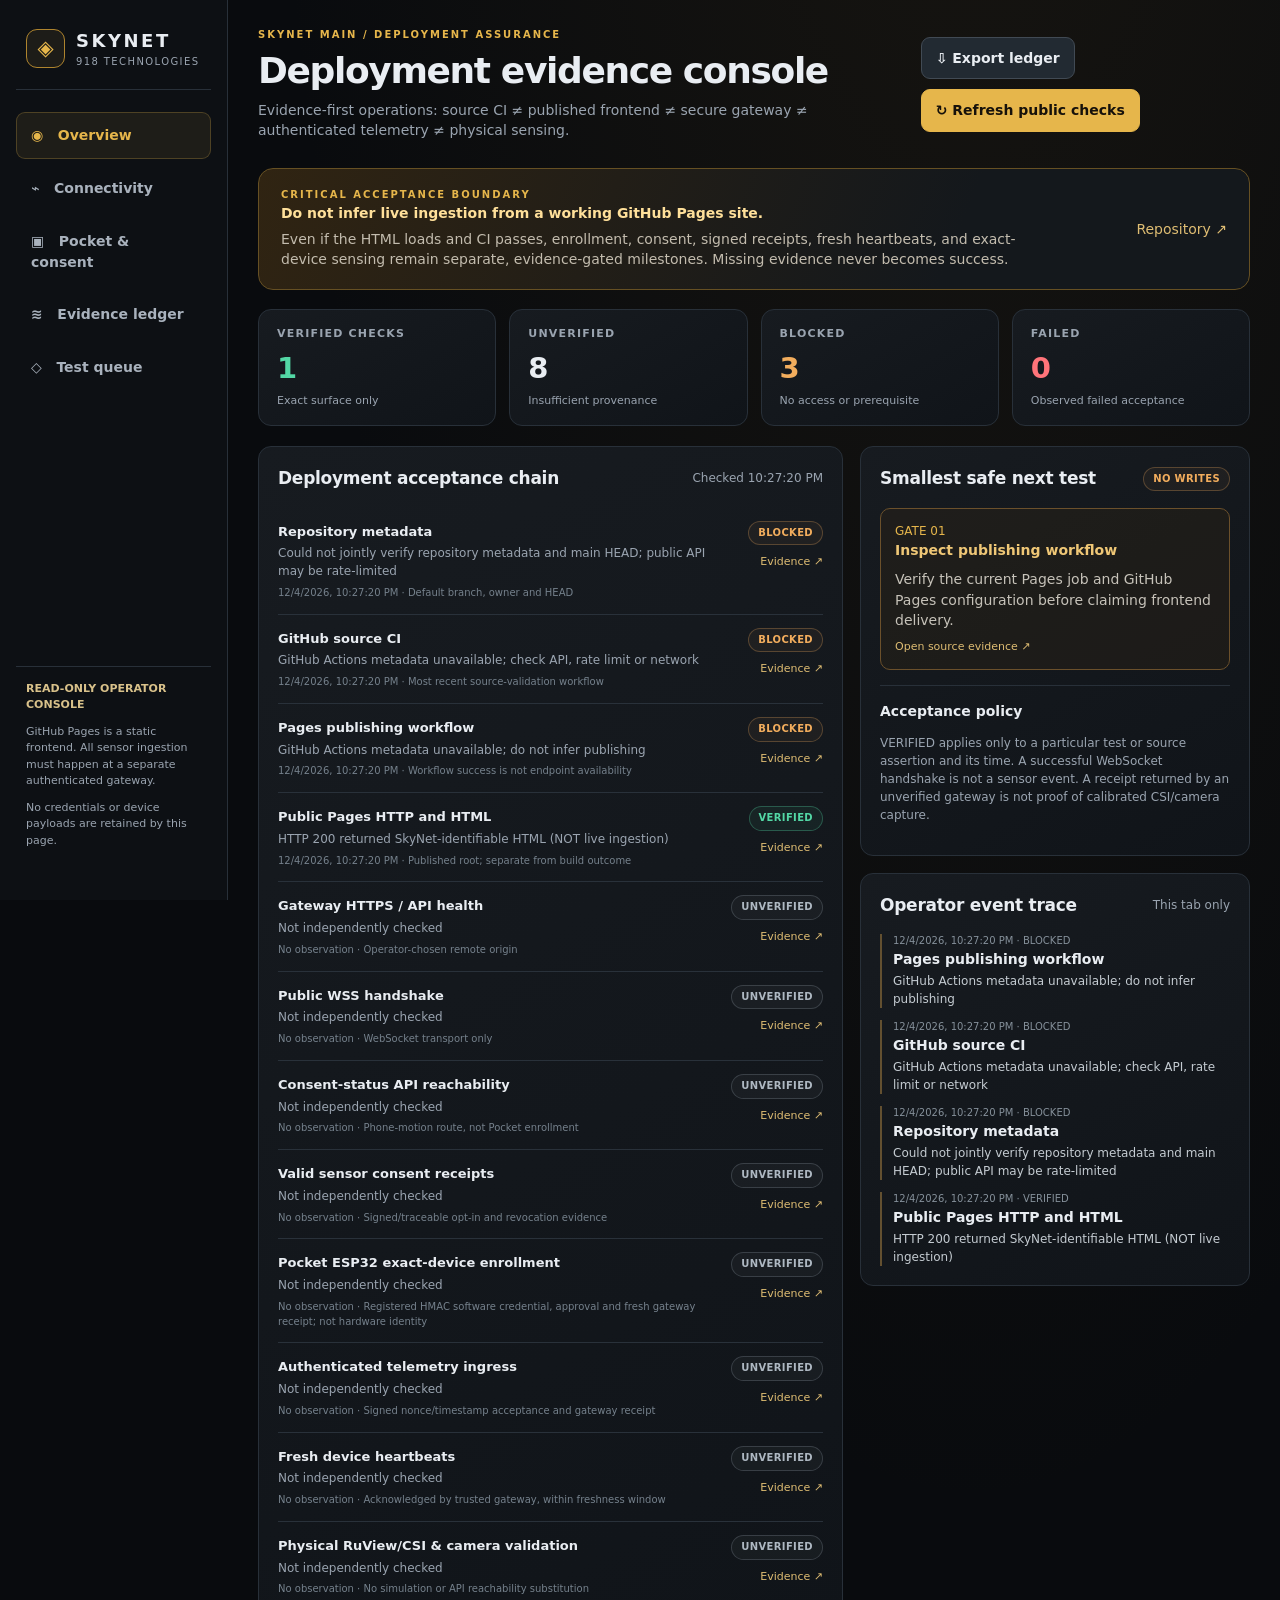
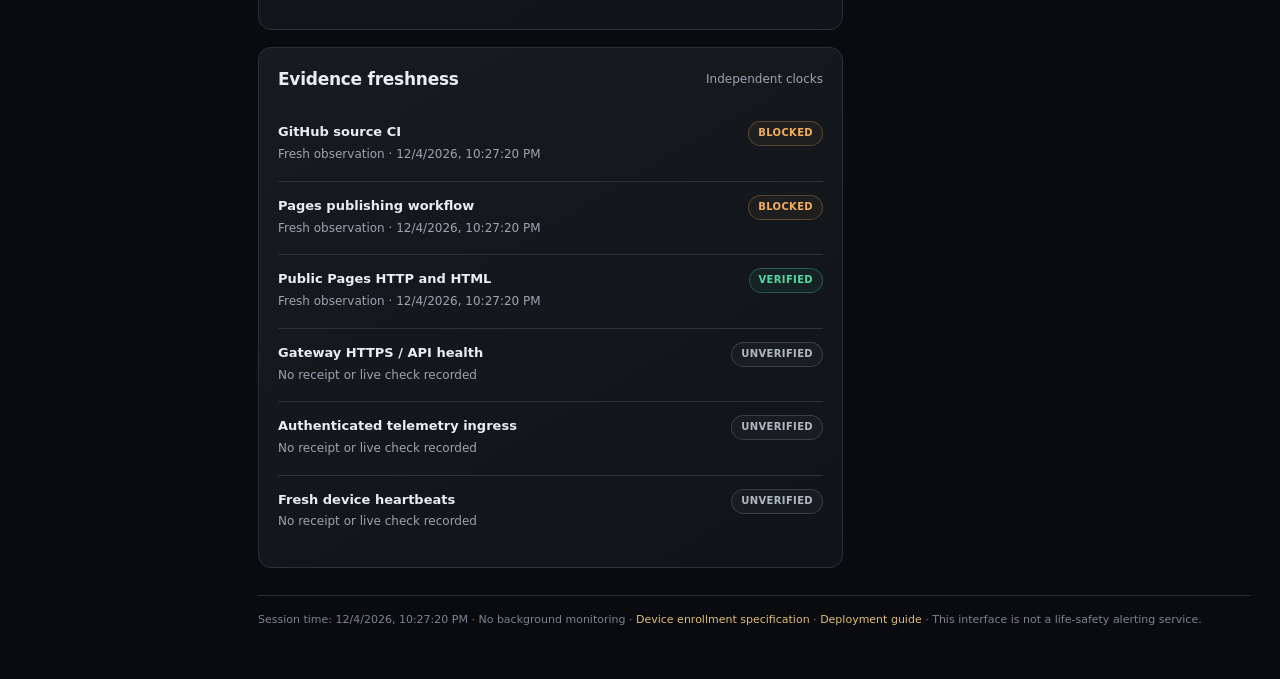
<file: static/ops/index.html>
<!doctype html>
<html lang="en">
<head>
<meta charset="utf-8">
<meta name="viewport" content="width=device-width,initial-scale=1">
<meta name="color-scheme" content="dark">
<title>SkyNet Main | Deployment Evidence Console</title>
<style>
:root{--bg:#090b0e;--panel:#11151a;--panel2:#171c22;--line:#283039;--text:#e9edf2;--muted:#9aa4b0;--gold:#e6b64b;--gold2:#ae842e;--green:#53d7a5;--red:#ff747a;--orange:#f2ad5d;--blue:#77baff}
*{box-sizing:border-box}body{margin:0;background:radial-gradient(ellipse at 76% -28%,#48371940,transparent 52%),var(--bg);font:14px/1.48 Inter,ui-sans-serif,system-ui,-apple-system,Segoe UI,sans-serif;color:var(--text)}a{color:#dfbd73;text-decoration:none}a:hover{text-decoration:underline}button,input,textarea,select{font:inherit}button{cursor:pointer}button:disabled{opacity:.5;cursor:wait}button:focus-visible,input:focus-visible,select:focus-visible,textarea:focus-visible,a:focus-visible{outline:2px solid var(--gold);outline-offset:3px}
.shell{display:grid;grid-template-columns:228px minmax(0,1fr);min-height:100vh}.sidebar{border-right:1px solid var(--line);background:#0d1014;display:flex;flex-direction:column;gap:22px;padding:26px 16px;position:sticky;top:0;height:100vh}.brand{display:flex;align-items:center;gap:11px;padding:2px 10px 20px;border-bottom:1px solid var(--line)}.mark{display:grid;place-items:center;width:39px;height:39px;border:1px solid var(--gold2);border-radius:11px;font-size:21px;color:var(--gold);background:#e6b64b12}.brand b{letter-spacing:.14em;font-size:18px}.brand small{display:block;color:var(--muted);font-size:10px;letter-spacing:.14em}
.nav{display:grid;gap:6px}.nav button{background:transparent;border:1px solid transparent;color:#a9b2bd;border-radius:9px;text-align:left;padding:12px 14px;font-weight:550}.nav button[aria-current="page"]{background:#e6b64b15;color:var(--gold);border-color:#e6b64b3d}.nav button:hover{background:#ffffff0b}.sidefoot{margin-top:auto;padding:14px 10px;border-top:1px solid var(--line);font-size:11px;color:var(--muted)}.sidefoot b{color:#d8c18a}
.main{max-width:1550px;width:100%;margin:0 auto;padding:28px 30px 50px}.top{display:flex;align-items:center;justify-content:space-between;gap:18px;margin-bottom:27px}.eyebrow{font-size:10px;font-weight:800;letter-spacing:.2em;text-transform:uppercase;color:var(--gold)}h1{font-size:clamp(24px,3vw,36px);line-height:1.16;margin:7px 0 8px;letter-spacing:-.038em}h2{font-size:17px;letter-spacing:-.015em;margin:0}h3{font-size:14px;margin:0}.sub{color:var(--muted);max-width:750px;margin:0}.topActions{display:flex;gap:10px;flex-wrap:wrap}.btn{background:#222a32;border:1px solid #414a54;color:var(--text);border-radius:9px;padding:10px 14px;font-weight:700;white-space:nowrap}.btn:hover{background:#2b343d}.btn.primary{background:var(--gold);color:#16110a;border-color:var(--gold)}.btn.primary:hover{background:#f3c966}.btn.small{padding:7px 10px;font-size:12px}.hero{display:flex;justify-content:space-between;gap:16px;border:1px solid #665023;background:linear-gradient(112deg,#302412,#14181c 70%);border-radius:15px;padding:19px 22px;margin-bottom:19px}.hero b{color:#ffe09a}.hero p{margin:5px 0 0;color:#c3bcae;max-width:780px}.hero a{white-space:nowrap;align-self:center}
.metrics{display:grid;grid-template-columns:repeat(4,minmax(0,1fr));gap:13px;margin-bottom:20px}.metric,.card{border:1px solid var(--line);background:linear-gradient(150deg,#171b20,#101419);border-radius:13px}.metric{padding:16px 18px}.metric .value{font-size:29px;font-weight:780;font-variant-numeric:tabular-nums;letter-spacing:-.04em;margin:5px 0 3px}.metric .label{font-size:11px;letter-spacing:.11em;text-transform:uppercase;color:var(--muted);font-weight:700}.metric .hint{font-size:11px;color:var(--muted)}
.columns{display:grid;grid-template-columns:minmax(0,1.5fr) minmax(290px,1fr);gap:17px}.stack{display:grid;gap:17px;align-content:start}.card{padding:19px}.head{display:flex;align-items:center;justify-content:space-between;gap:10px;margin-bottom:16px}.hint{font-size:12px;color:var(--muted)}.badge{display:inline-flex;align-items:center;gap:5px;border:1px solid;border-radius:100px;padding:4px 9px;font-size:10px;font-weight:800;letter-spacing:.035em}.VERIFIED{color:var(--green);border-color:#53d7a54d;background:#53d7a510}.UNVERIFIED{color:#aeb8c2;border-color:#aeb8c238;background:#aeb8c20c}.BLOCKED{color:var(--orange);border-color:#f2ad5d44;background:#f2ad5d0d}.FAILED{color:var(--red);border-color:#ff747a44;background:#ff747a12}.rowline{padding:13px 0;border-top:1px solid #29313a;display:grid;grid-template-columns: minmax(0,1fr) auto;gap:10px}.rowline:first-child{border-top:0}.rowline strong{font-size:13px}.rowline p{margin:4px 0;color:var(--muted);font-size:12px;overflow-wrap:anywhere}.rowline small{display:block;color:#75818c;font-size:10px;margin-top:5px}.source{font-size:11px}.stateCol{text-align:right;min-width:92px}.stateCol .source{display:block;margin-top:9px}.divider{height:1px;background:var(--line);margin:15px 0}.next{background:#33271454;border:1px solid #6b502b;border-radius:10px;padding:14px}.next strong{color:#efc776}.next p{margin:8px 0 0;color:#c6c2b9}.stepNum{color:var(--gold);font-size:12px}.activity{display:grid;gap:12px;max-height:475px;overflow:auto}.evt{border-left:2px solid #635030;padding-left:11px}.evt .time{color:#85909a;font-size:10px}.evt p{margin:3px 0 0;font-size:12px;color:#c4cbd1}
.view{display:none}.view.active{display:block}.sectionTitle{margin:0 0 14px}.twocol{display:grid;grid-template-columns:1fr 1fr;gap:17px}.field{display:grid;gap:7px;margin:12px 0}.field label{font-size:11px;font-weight:800;color:#c2cad2;text-transform:uppercase;letter-spacing:.06em}.field input,.field select,.field textarea{background:#0a0d11;color:var(--text);border:1px solid #37414b;border-radius:8px;padding:11px;width:100%;min-width:0}.field input::placeholder,.field textarea::placeholder{color:#68737f}.field textarea{min-height:87px;resize:vertical}.note{font-size:12px;line-height:1.5;color:var(--muted)}.actions{display:flex;gap:9px;flex-wrap:wrap;margin-top:14px}.actionbox{padding:17px;border:1px solid var(--line);border-radius:11px;background:#0b0f14;margin-bottom:13px}.actionbox h3{margin-bottom:6px}.actionbox p{margin:4px 0;color:var(--muted);font-size:12px}.sep{margin:16px 0 10px;border:0;border-top:1px solid var(--line)}.filters{display:flex;gap:8px;flex-wrap:wrap;margin-bottom:15px}.filter{padding:7px 11px;border-radius:8px;background:#1a2027;color:#adb9c3;border:1px solid #343c45}.filter.active{background:#e6b64b1b;border-color:var(--gold2);color:var(--gold)}.legend{display:grid;gap:9px}.legend div{display:flex;justify-content:space-between;align-items:center;gap:10px;border-bottom:1px solid #263039;padding:9px 0}.legend div:last-child{border:0}.mono{font-family:ui-monospace,SFMono-Regular,Consolas,monospace;font-size:11px;overflow-wrap:anywhere;color:#acb7c3}.footer{font-size:11px;color:#788590;margin-top:27px;border-top:1px solid var(--line);padding-top:16px}.warn{color:var(--orange)}.ok{color:var(--green)}.bad{color:var(--red)}.details{margin-top:12px;color:var(--muted);font-size:12px}.details code{color:#dfbf78}.smallprint{font-size:11px;color:#85909b;margin:9px 0}.scroll{overflow-x:auto}
@media(max-width:1030px){.columns{grid-template-columns:1fr}.metrics{grid-template-columns:repeat(2,1fr)}.twocol{grid-template-columns:1fr}}
@media(max-width:750px){.shell{display:block}.sidebar{height:auto;position:relative;padding:11px 13px;gap:9px}.brand{padding:4px;border:0}.nav{display:flex;overflow-x:auto}.nav button{white-space:nowrap;padding:8px 10px}.sidefoot{display:none}.main{padding:20px 15px 35px}.top{display:block}.topActions{margin-top:15px}.hero{display:block}.hero a{display:inline-block;margin-top:13px}.metrics{gap:9px}.metric{padding:13px}.metric .value{font-size:24px}}
@media(prefers-reduced-motion:no-preference){.btn,.nav button{transition:background .14s ease}}
</style>
</head>
<body>
<div class="shell">
<aside class="sidebar">
 <div class="brand"><div class="mark" aria-hidden="true">◈</div><div><b>SKYNET</b><small>918 TECHNOLOGIES</small></div></div>
 <nav class="nav" aria-label="Dashboard views">
  <button type="button" data-tab="overview" aria-current="page">◉ &nbsp; Overview</button>
  <button type="button" data-tab="network">⌁ &nbsp; Connectivity</button>
  <button type="button" data-tab="pocket">▣ &nbsp; Pocket & consent</button>
  <button type="button" data-tab="evidence">≋ &nbsp; Evidence ledger</button>
  <button type="button" data-tab="tests">◇ &nbsp; Test queue</button>
 </nav>
 <div class="sidefoot"><b>READ-ONLY OPERATOR CONSOLE</b><p>GitHub Pages is a static frontend. All sensor ingestion must happen at a separate authenticated gateway.</p><p>No credentials or device payloads are retained by this page.</p></div>
</aside>
<main class="main">
 <header class="top">
  <div><div class="eyebrow">SkyNet Main / deployment assurance</div><h1>Deployment evidence console</h1><p class="sub">Evidence-first operations: source CI ≠ published frontend ≠ secure gateway ≠ authenticated telemetry ≠ physical sensing.</p></div>
  <div class="topActions"><button class="btn" id="export">⇩ Export ledger</button><button class="btn primary" id="refresh">↻ Refresh public checks</button></div>
 </header>
 <div class="hero"><div><div class="eyebrow">Critical acceptance boundary</div><b>Do not infer live ingestion from a working GitHub Pages site.</b><p>Even if the HTML loads and CI passes, enrollment, consent, signed receipts, fresh heartbeats, and exact-device sensing remain separate, evidence-gated milestones. Missing evidence never becomes success.</p></div><a href="https://github.com/BlockChain-BailBonds/SkyNet" target="_blank" rel="noopener noreferrer">Repository ↗</a></div>
 <section class="metrics" aria-label="Status totals">
  <div class="metric"><div class="label">Verified checks</div><div class="value ok" id="nVerified">0</div><div class="hint">Exact surface only</div></div>
  <div class="metric"><div class="label">Unverified</div><div class="value" id="nUnverified">0</div><div class="hint">Insufficient provenance</div></div>
  <div class="metric"><div class="label">Blocked</div><div class="value warn" id="nBlocked">0</div><div class="hint">No access or prerequisite</div></div>
  <div class="metric"><div class="label">Failed</div><div class="value bad" id="nFailed">0</div><div class="hint">Observed failed acceptance</div></div>
 </section>
 <section class="view active" id="view-overview">
  <div class="columns"><div class="stack">
   <article class="card"><div class="head"><h2>Deployment acceptance chain</h2><span class="hint" id="lastRefresh">Not checked</span></div><div id="milestones"></div></article>
   <article class="card"><div class="head"><h2>Evidence freshness</h2><span class="hint">Independent clocks</span></div><div id="freshness"></div></article>
  </div><div class="stack">
   <article class="card"><div class="head"><h2>Smallest safe next test</h2><span class="badge BLOCKED">NO WRITES</span></div><div class="next"><div class="stepNum" id="nextRank">GATE 01</div><strong id="nextTitle">Review source</strong><p id="nextDesc">Read checks and validate prerequisites without deploying, enrolling or flashing.</p><p class="smallprint"><a id="nextLink" target="_blank" rel="noopener noreferrer" href="https://github.com/BlockChain-BailBonds/SkyNet/actions">Open source evidence ↗</a></p></div><div class="divider"></div><h3>Acceptance policy</h3><p class="note">VERIFIED applies only to a particular test or source assertion and its time. A successful WebSocket handshake is not a sensor event. A receipt returned by an unverified gateway is not proof of calibrated CSI/camera capture.</p></article>
   <article class="card"><div class="head"><h2>Operator event trace</h2><span class="hint">This tab only</span></div><div class="activity" id="activity" aria-live="polite"></div></article>
  </div></div>
 </section>
 <section class="view" id="view-network">
  <h2 class="sectionTitle">Public and gateway connectivity</h2>
  <div class="twocol">
   <article class="card"><div class="head"><h2>Public surfaces</h2><span class="badge UNVERIFIED">No credentials</span></div><p class="note">Direct browser requests to the official GitHub API and expected Pages route. A CORS denial is indeterminate, not proof that the site is down.</p><div id="publicChecks"></div><div class="actions"><button class="btn" id="refresh2">↻ Recheck GitHub & Pages</button><a href="https://github.com/BlockChain-BailBonds/SkyNet/actions/workflows/pages.yml" target="_blank" rel="noopener noreferrer">Pages workflow ↗</a></div></article>
   <article class="card"><div class="head"><h2>Independent HTTPS / WSS gateway</h2><span class="badge BLOCKED">Operator configured</span></div>
    <div class="field"><label for="gateway">Gateway HTTPS origin</label><input id="gateway" autocomplete="off" spellcheck="false" inputmode="url" placeholder="https://gateway.example.org" /></div>
    <div class="field"><label for="healthPath">Health route (repository uses /api/health)</label><input id="healthPath" value="/api/health" autocomplete="off" spellcheck="false"/></div>
    <div class="field"><label for="wss">Public WebSocket endpoint</label><input id="wss" autocomplete="off" spellcheck="false" inputmode="url" placeholder="wss://gateway.example.org/ws/health"/></div>
    <div class="field"><label for="credential">Optional operator bearer credential — never saved</label><input id="credential" type="password" autocomplete="off" placeholder="Entered at check time only"/></div>
    <div class="actions"><button class="btn primary" id="checkHealth">Probe HTTPS health</button><button class="btn" id="checkWss">Probe WSS handshake</button></div>
    <p class="smallprint">Read-only GET and WebSocket handshake. No telemetry is sent. Cross-origin requests require gateway CORS support. The bearer token is cleared immediately after each HTTPS check and is never used for WSS.</p>
    <div id="gatewayChecks"></div>
   </article>
  </div>
 </section>
 <section class="view" id="view-pocket">
  <h2 class="sectionTitle">SkyNet Pocket / ESP32 evidence</h2>
  <div class="twocol">
   <article class="card"><div class="head"><h2>Consent & authenticated status</h2><span class="badge UNVERIFIED">Hardware acceptance separate</span></div>
    <p class="note">The repository documents <code>/api/sites/status</code> for consenting phone-motion sites, which are <b>not</b> ESP32 Pocket nodes. API availability alone does not establish consent, physical location, or an enrolled device.</p>
    <div class="field"><label for="consentPath">Authorized site-status route</label><input id="consentPath" value="/api/sites/status" autocomplete="off" spellcheck="false"/></div>
    <div class="actions"><button class="btn" id="checkConsent">Read consent endpoint</button></div><div id="consentResults"></div>
    <div class="divider"></div><h3>Required consent record</h3><p class="note">Scope, operator/site identity, opt-in timestamp, validity period, withdrawal/revocation mechanism, retention policy and permission to transmit. A copied invitation URL is not proof of continuing consent.</p>
   </article>
   <article class="card"><div class="head"><h2>Pocket gateway receipts</h2><span class="badge BLOCKED">Gateway not established</span></div><p class="note">The gateway implementation documents <code>/api/pocket/status</code> and <code>/api/pocket/receipts</code>. Enter the real authenticated HTTPS gateway origin; a source-code route is not proof of a running backend.</p>
    <div class="field"><label for="devicePath">Device enrollment/heartbeat route</label><input id="devicePath" value="/api/pocket/status" autocomplete="off" spellcheck="false" placeholder="/your/documented/device/status"/></div>
    <div class="field"><label for="receiptPath">Authenticated telemetry receipts route</label><input id="receiptPath" value="/api/pocket/receipts" autocomplete="off" spellcheck="false" placeholder="/your/documented/receipt/status"/></div>
    <div class="actions"><button class="btn primary" id="checkDevices">Probe read-only routes</button></div><div id="deviceResults"></div>
    <div class="divider"></div><h3>What counts as direct device evidence?</h3><p class="note">Exact board ID and firmware hash, enrolled software HMAC key (not hardware attestation), signed nonce/timestamp acceptance, replay verification, approved consent reference, gateway receipt ID, and fresh heartbeat linked to that device. Camera/CSI/RuView sensing additionally needs physical capture/calibration logs.</p>
   </article>
  </div>
  <article class="card" style="margin-top:17px"><div class="head"><h2>Explicitly withheld claims</h2><span class="hint">Never auto-promoted by HTTP 200</span></div><div id="deviceMilestones"></div></article>
 </section>
 <section class="view" id="view-evidence">
  <div class="head"><h2>Evidence ledger</h2><div class="actions" style="margin:0"><button class="btn small" id="clearNotes">Clear operator notes</button><button class="btn small" id="export2">⇩ Export JSON</button></div></div>
  <div class="card"><p class="note">Observations are generated by this browser session. Operator notes stay UNVERIFIED until independently checked. No device locations, API responses, tokens or raw telemetry are stored in the ledger. Export JSON before closing the page; there is no background monitor.</p>
   <div class="filters" id="filters"><button class="filter active" data-filter="ALL">All</button><button class="filter" data-filter="VERIFIED">Verified</button><button class="filter" data-filter="UNVERIFIED">Unverified</button><button class="filter" data-filter="BLOCKED">Blocked</button><button class="filter" data-filter="FAILED">Failed</button></div><div id="ledgerRows"></div>
  </div>
  <div class="twocol" style="margin-top:17px"><article class="card"><h2>Attach an operator evidence reference</h2><form id="noteForm"><div class="field"><label for="noteTitle">Finding</label><input id="noteTitle" maxlength="140" required placeholder="e.g. Gateway ingress receipt reviewed"/></div><div class="field"><label for="noteUrl">Exact source URL (HTTPS)</label><input id="noteUrl" type="url" required placeholder="https://github.com/.../actions/runs/..."/></div><div class="field"><label for="noteComment">Brief redacted context</label><textarea id="noteComment" maxlength="800" placeholder="Evidence type, observed time, device alias, result — no secrets"></textarea></div><button class="btn primary" type="submit">Add unverified reference</button></form></article>
  <article class="card"><h2>Status semantics</h2><div class="legend"><div><span class="badge VERIFIED">VERIFIED</span><span class="note">Direct narrow check passed</span></div><div><span class="badge UNVERIFIED">UNVERIFIED</span><span class="note">Not checked / source assertion only</span></div><div><span class="badge BLOCKED">BLOCKED</span><span class="note">Access / prerequisite / CORS obstacle</span></div><div><span class="badge FAILED">FAILED</span><span class="note">Directly observed check failure</span></div></div><p class="smallprint">Stale evidence is flagged and is not counted as currently verified. The source must remain retrievable for independent review.</p></article></div>
 </section>
 <section class="view" id="view-tests">
  <h2 class="sectionTitle">Smallest-first correction queue</h2><div class="card" id="queue"></div>
  <div class="twocol" style="margin-top:17px">
   <article class="card"><h2>Read-only regression checklist</h2><div class="legend"><div>Repository default branch and source SHA <span class="badge UNVERIFIED">Probe</span></div><div>CI vs Pages workflow results <span class="badge UNVERIFIED">Compare</span></div><div>Published HTML identity & CORS <span class="badge UNVERIFIED">Probe</span></div><div>TLS health response & content type <span class="badge UNVERIFIED">Probe</span></div><div>WSS open vs authenticated delivery <span class="badge UNVERIFIED">Separate</span></div><div>Device receipt clock, nonce, signature <span class="badge UNVERIFIED">Evidence</span></div><div>Consent and revocation in force <span class="badge UNVERIFIED">Evidence</span></div></div></article>
   <article class="card"><h2>Evidence boundaries</h2><p class="note">Public probes may return VERIFIED for HTTP transport or a GitHub workflow only. They cannot prove signed device receipts, non-simulated CSI, camera capture, actual RuView measurements, calibration or location-specific detection.</p><p class="note">This dashboard performs no flashing, provisioning, enrollment, network scanning, SMS sending, mutation to GitHub, deployment trigger or telemetry upload. Any operator-supplied authentication is sent only to the selected HTTPS origin.</p><p class="mono">© 2026 Matthew Blake Ward · 918 Technologies · original SkyNet integration only; third-party rights retained.</p></article>
  </div>
 </section>
 <footer class="footer"><span id="clock">Session not started</span> · <a href="https://github.com/BlockChain-BailBonds/SkyNet/blob/main/docs/device-enrollment.md" target="_blank" rel="noopener noreferrer">Device enrollment specification</a> · <a href="https://github.com/BlockChain-BailBonds/SkyNet/blob/main/docs/deployment.md" target="_blank" rel="noopener noreferrer">Deployment guide</a> · This interface is not a life-safety alerting service.</footer>
</main>
</div>
<script>
(function(){
"use strict";
const ROOT="https://github.com/BlockChain-BailBonds/SkyNet";
const API="https://api.github.com/repos/BlockChain-BailBonds/SkyNet";
const PAGE="https://blockchain-bailbonds.github.io/SkyNet/";
const $=id=>document.getElementById(id);
const now=()=>new Date().toISOString();
const safe=s=>String(s??"").replace(/[&<>"']/g,c=>({"&":"&amp;","<":"&lt;",">":"&gt;",'"':"&quot;","'":"&#39;"}[c]));
const stamp=s=>s?new Date(s).toLocaleString():"No observation";
const states=[
 {id:"repo",group:"source",name:"Repository metadata",hint:"Default branch, owner and HEAD",url:ROOT,ttl:86400000},
 {id:"ci",group:"source",name:"GitHub source CI",hint:"Most recent source-validation workflow",url:ROOT+"/actions/workflows/ci.yml",ttl:86400000},
 {id:"pagesJob",group:"deploy",name:"Pages publishing workflow",hint:"Workflow success is not endpoint availability",url:ROOT+"/actions/workflows/pages.yml",ttl:86400000},
 {id:"pages",group:"deploy",name:"Public Pages HTTP and HTML",hint:"Published root; separate from build outcome",url:PAGE,ttl:900000},
 {id:"health",group:"gateway",name:"Gateway HTTPS / API health",hint:"Operator-chosen remote origin",url:ROOT+"/blob/main/README.md",ttl:120000},
 {id:"wss",group:"gateway",name:"Public WSS handshake",hint:"WebSocket transport only",url:ROOT+"/blob/main/docs/architecture.md",ttl:120000},
 {id:"consentApi",group:"pocket",name:"Consent-status API reachability",hint:"Phone-motion route, not Pocket enrollment",url:ROOT+"/blob/main/SMS_ENROLLMENT_GUIDE.md",ttl:120000},
 {id:"consent",group:"pocket",name:"Valid sensor consent receipts",hint:"Signed/traceable opt-in and revocation evidence",url:ROOT+"/blob/main/docs/device-enrollment.md",ttl:120000},
 {id:"enroll",group:"pocket",name:"Pocket ESP32 exact-device enrollment",hint:"Registered HMAC software credential, approval and fresh gateway receipt; not hardware identity",url:ROOT+"/blob/main/docs/device-enrollment.md",ttl:120000},
 {id:"telemetry",group:"pocket",name:"Authenticated telemetry ingress",hint:"Signed nonce/timestamp acceptance and gateway receipt",url:ROOT+"/blob/main/docs/device-enrollment.md",ttl:120000},
 {id:"heartbeats",group:"pocket",name:"Fresh device heartbeats",hint:"Acknowledged by trusted gateway, within freshness window",url:ROOT+"/blob/main/docs/device-enrollment.md",ttl:180000},
 {id:"ruview",group:"pocket",name:"Physical RuView/CSI & camera validation",hint:"No simulation or API reachability substitution",url:ROOT+"/blob/main/docs/evidence-report.md",ttl:180000}
];
const m=new Map(states.map(x=>[x.id,{...x,status:"UNVERIFIED",detail:"Not independently checked",observed:null}]));
let events=[], notes=[],filter="ALL",busy=false;
function report(msg){$("clock").textContent="Session time: "+new Date().toLocaleString()+" · "+msg}
function entry(label,status,detail,source){events.unshift({time:now(),label,status,detail,source:source||""});if(events.length>120)events.pop();renderActivity()}
function put(id,status,detail,source,at){
 const o=m.get(id);if(!o)return;
 o.status=status;o.detail=detail;o.observed=at||now();if(source)o.url=source;
 entry(o.name,status,detail,o.url);render();
}
function current(x){return x.status==="VERIFIED" && x.observed && Date.now()-Date.parse(x.observed)>x.ttl?"UNVERIFIED":x.status}
function stale(x){return Boolean(x.observed && Date.now()-Date.parse(x.observed)>x.ttl)}
function badge(status){return '<span class="badge '+safe(status)+'">'+safe(status)+'</span>'}
function link(url,label){
 try{let u=new URL(url);if(u.protocol!=="https:")return "";return '<a class="source" target="_blank" rel="noopener noreferrer" href="'+safe(u.href)+'">'+safe(label||"Source ↗")+'</a>'}catch{return ""}
}
function statusRow(x){let s=current(x);return '<div class="rowline"><div><strong>'+safe(x.name)+'</strong><p>'+safe(x.detail)+' '+(stale(x)?'<b class="warn">· STALE</b>':'')+'</p><small>'+safe(stamp(x.observed))+' · '+safe(x.hint)+'</small></div><div class="stateCol">'+badge(s)+link(x.url,"Evidence ↗")+'</div></div>'}
function renderActivity(){const e=$("activity");e.innerHTML=events.length?events.slice(0,14).map(x=>'<div class="evt"><div class="time">'+safe(stamp(x.time))+' · '+safe(x.status)+'</div><strong>'+safe(x.label)+'</strong><p>'+safe(x.detail)+'</p></div>').join(""):'<p class="note">Live public checks begin on opening this page. Private checks are operator-triggered.</p>'}
function next(){
 const g=m.get("pagesJob"),p=m.get("pages"),h=m.get("health"),w=m.get("wss");
 let v;
 if(g.status==="FAILED")v=["01","Resolve GitHub Pages enablement","The latest observed Pages job failed. Inspect configure-pages logs and have an authorized repository administrator initialize Pages with GitHub Actions as source. Do not change device firmware.",g.url];
 else if(current(g)!=="VERIFIED")v=["01","Inspect publishing workflow","Verify the current Pages job and GitHub Pages configuration before claiming frontend delivery.",g.url];
 else if(current(p)!=="VERIFIED")v=["02","Verify published HTML","Request the public root and validate that a real SkyNet page is served. A successful workflow alone is insufficient.",p.url];
 else if(current(h)!=="VERIFIED")v=["03","Probe independent HTTPS gateway","Enter the actual, authorized gateway origin and run a read-only /api/health check.",ROOT+"/blob/main/docs/deployment.md"];
 else if(current(m.get("heartbeats"))!=="VERIFIED")v=["04","Verify Pocket HTTPS uplink","Enter the HTTPS gateway and check authenticated device status and receipts. WSS is not needed for signed HTTPS heartbeats.",ROOT+"/blob/main/docs/pocket-uplink.md"];
 else v=["05","Verify physical sensing","The gateway has a signed heartbeat; validate CSI and camera provenance independently.",ROOT+"/blob/main/docs/evidence-report.md"];
 $("nextRank").textContent="GATE "+v[0];$("nextTitle").textContent=v[1];$("nextDesc").textContent=v[2];$("nextLink").href=v[3];
 const queue=[v,["NEXT","Verify gateway replay rejection","With a consented test device and approved test plan, review existing replay rejection logs and signature/nonce verification; no write from this console.",ROOT+"/blob/main/docs/device-enrollment.md"],["NEXT","Verify physical sensing separately","Review exact-board serial logs, camera/CSI hardware traces and calibration. Simulators cannot graduate this gate.",ROOT+"/blob/main/docs/evidence-report.md"]];
 $("queue").innerHTML=queue.map((x,i)=>'<div class="rowline"><div><strong><span class="stepNum">'+safe(x[0])+'</span> · '+safe(x[1])+'</strong><p>'+safe(x[2])+'</p></div><div class="stateCol">'+link(x[3],"Procedure ↗")+'</div></div>').join("")
}
function render(){
 const counts={VERIFIED:0,UNVERIFIED:0,BLOCKED:0,FAILED:0};states.forEach(x=>counts[current(m.get(x.id))]++);
 Object.entries(counts).forEach(([k,v])=>$(("n"+k[0]+k.slice(1).toLowerCase())).textContent=v);
 const a=states.map(x=>m.get(x.id));
 $("milestones").innerHTML=a.map(statusRow).join("");
 $("publicChecks").innerHTML=a.filter(x=>x.group==="source"||x.group==="deploy").map(statusRow).join("");
 $("gatewayChecks").innerHTML=a.filter(x=>x.group==="gateway").map(statusRow).join("");
 $("deviceMilestones").innerHTML=a.filter(x=>x.group==="pocket").map(statusRow).join("");
 $("freshness").innerHTML=a.filter(x=>["ci","pagesJob","pages","health","telemetry","heartbeats"].includes(x.id)).map(x=>'<div class="rowline"><div><strong>'+safe(x.name)+'</strong><p>'+safe(x.observed?((stale(x)?"Stale · ":"Fresh observation · ")+stamp(x.observed)):"No receipt or live check recorded")+'</p></div><div class="stateCol">'+badge(current(x))+'</div></div>').join("");
 const ledger=a.filter(x=>filter==="ALL"||current(x)===filter);
 $("ledgerRows").innerHTML=ledger.map(statusRow).join("")+notes.filter(n=>filter==="ALL"||filter==="UNVERIFIED").map(n=>'<div class="rowline"><div><strong>Operator reference · '+safe(n.title)+'</strong><p>'+safe(n.comment||"Reference submitted; not independently verified")+'</p><small>'+safe(stamp(n.at))+'</small></div><div class="stateCol">'+badge("UNVERIFIED")+link(n.url,"Source ↗")+'</div></div>').join("");
 next();report("No background monitoring");
}
function setBusy(flag){busy=flag;["refresh","refresh2"].forEach(id=>$(id).disabled=flag)}
async function getJSON(url,timeout=10000,headers={}){
 const ac=new AbortController(),t=setTimeout(()=>ac.abort(),timeout);
 try{
  const response=await fetch(url,{method:"GET",cache:"no-store",redirect:"error",headers:{Accept:"application/json",...headers},signal:ac.signal});
  if(!response.ok)throw new Error("HTTP "+response.status);
  const body=await response.text();if(body.length>2000000)throw new Error("Body size exceeds bounded check");
  let json;try{json=JSON.parse(body)}catch{throw new Error("Response is not JSON")}
  return json;
 }finally{clearTimeout(t)}
}
async function fetchPublic(){
 if(busy)return;setBusy(true);
 $("lastRefresh").textContent="Public checks in progress";
 const reqs=[
  getJSON(API),
  getJSON(API+"/commits/main"),
  getJSON(API+"/actions/runs?per_page=30"),
  probePages()
 ];
 const [meta,head,runs]=await Promise.allSettled(reqs);
 if(meta.status==="fulfilled"&&meta.value.full_name==="BlockChain-BailBonds/SkyNet"&&head.status==="fulfilled"&&head.value.sha){
  put("repo","VERIFIED","Public repository "+meta.value.default_branch+" · HEAD "+head.value.sha.slice(0,12),head.value.html_url||ROOT)
 }else put("repo","BLOCKED","Could not jointly verify repository metadata and main HEAD; public API may be rate-limited",ROOT);
 if(runs.status==="fulfilled"&&Array.isArray(runs.value.workflow_runs)){
  const a=runs.value.workflow_runs;
  const find=n=>a.find(x=>x.name===n);
  const evalRun=(id,x)=>{
   if(!x){put(id,"UNVERIFIED","No matching workflow in most recent 30 runs",ROOT+"/actions");return}
   const url=x.html_url||ROOT+"/actions";
   const age=Date.now()-Date.parse(x.updated_at||x.created_at);
   const label="Run "+x.id+" · "+(x.conclusion||x.status)+" · "+stamp(x.updated_at);
   if(x.status!=="completed")put(id,"BLOCKED","Workflow still "+x.status+" · "+label,url);
   else if(x.conclusion==="success")put(id,age>86400000?"UNVERIFIED":"VERIFIED",(age>86400000?"Stale success · ":"")+label,url,x.updated_at);
   else if(x.conclusion==="failure")put(id,"FAILED",label,url,x.updated_at);
   else put(id,"UNVERIFIED","No successful conclusion · "+label,url,x.updated_at)
  };
  evalRun("ci",find("SkyNet Source Validation"));
  evalRun("pagesJob",find("Publish SkyNet Main to GitHub Pages"));
 }else{
  put("ci","BLOCKED","GitHub Actions metadata unavailable; check API, rate limit or network",ROOT+"/actions");
  put("pagesJob","BLOCKED","GitHub Actions metadata unavailable; do not infer publishing",ROOT+"/actions/workflows/pages.yml")
 }
 $("lastRefresh").textContent="Checked "+new Date().toLocaleTimeString();setBusy(false)
}
async function probePages(){
 const ac=new AbortController(), t=setTimeout(()=>ac.abort(),9000);
 try{
  const res=await fetch(PAGE,{method:"GET",cache:"no-store",redirect:"follow",signal:ac.signal});
  if(!res.ok){put("pages","FAILED","Public HTTP check returned "+res.status+" (this does not prove why the deployment failed)",PAGE);return}
  const type=res.headers.get("content-type")||"";
  if(!type.toLowerCase().includes("text/html")){put("pages","FAILED","Expected HTML; received "+type,PAGE);return}
  const body=(await res.text()).slice(0,20000);
  if(!/skynet/i.test(body)){put("pages","UNVERIFIED","HTTP 2xx HTML is reachable, but SkyNet page identity was not confirmed",PAGE);return}
  put("pages","VERIFIED","HTTP "+res.status+" returned SkyNet-identifiable HTML (NOT live ingestion)",PAGE)
 }catch(e){put("pages","BLOCKED","No readable browser response ("+(e.name==="AbortError"?"timeout":"network/CORS error")+"); page state is indeterminate",PAGE)}
 finally{clearTimeout(t)}
}
function gatewayOrigin(){const raw=$("gateway").value.trim();try{const u=new URL(raw);if(u.protocol!=="https:"||u.username||u.password||u.search||u.hash||u.pathname!=="/")throw Error();return u.origin}catch{throw new Error("Enter a plain HTTPS gateway origin, without a path, credential, query or fragment")}}
function route(origin,id){const s=$(id).value.trim();if(!s.startsWith("/")||s.startsWith("//")||s.includes("?")||s.includes("#")||s.includes("\\")||s.includes(".."))throw new Error("Route must be a simple absolute path beginning with /");const u=new URL(s,origin);if(u.origin!==origin)throw new Error("Cross-origin route rejected");return u.href}
function credentialHeaders(){const s=$("credential").value;$("credential").value="";return s?{Authorization:"Bearer "+s}:{}}
async function authGet(pathId,sharedHeaders){const origin=gatewayOrigin(),url=route(origin,pathId),head=sharedHeaders||credentialHeaders();return {data:await getJSON(url,9000,head),url}}
async function checkHealth(){
 let url="";try{
  const origin=gatewayOrigin();url=route(origin,"healthPath");
  const {data}=await authGet("healthPath");
  if(!data||typeof data!=="object"||Array.isArray(data))throw new Error("Gateway did not return a JSON object");
  put("health","VERIFIED","HTTPS GET yielded JSON object. API reachable; auth, ingestion and sensor operation NOT established",url);
 }catch(e){$("credential").value="";put("health","BLOCKED","Probe inconclusive or rejected: "+String(e.message).slice(0,120),url||ROOT+"/blob/main/README.md")}
}
async function checkWss(){
 let ws,timer;
 try{
  const u=new URL($("wss").value.trim());if(u.protocol!=="wss:"||u.username||u.password||u.hash||u.search)throw new Error("Enter a WSS URL without credentials, query or fragment");
  put("wss","UNVERIFIED","WSS opening transport; no payload will be sent",u.href);
  const result=await new Promise(resolve=>{
   let done=false;
   function finish(kind){if(done)return;done=true;clearTimeout(timer);try{ws&&ws.close(1000,"probe complete")}catch{}resolve(kind)}
   timer=setTimeout(()=>finish("timeout"),6500);
   try{ws=new WebSocket(u.href);ws.onopen=()=>finish("open");ws.onerror=()=>finish("error");ws.onclose=()=>finish("close")}catch{finish("error")}
  });
  if(result==="open")put("wss","VERIFIED","WSS transport handshake succeeded; no authentication or ingestion tested",u.href);
  else put("wss","BLOCKED","WSS handshake not established ("+result+"); endpoint, TLS, auth or network may be responsible",u.href)
 }catch(e){put("wss","BLOCKED",String(e.message).slice(0,160),ROOT+"/blob/main/docs/architecture.md")}
}
async function checkConsent(){
 try{const {data,url}=await authGet("consentPath");if(!data||typeof data!=="object")throw new Error("Unexpected JSON shape");
  put("consentApi","VERIFIED","Authorized route returned JSON. Consent validity and phone-site count NOT independently established",url);
  $("consentResults").textContent="Endpoint responded with JSON. No consent receipts have been validated.";
 }catch(e){$("credential").value="";put("consentApi","BLOCKED","Cannot read consent-status route: "+String(e.message).slice(0,130));$("consentResults").textContent="No authenticated consent evidence received."}
}
async function checkDevices(){
 const headers=credentialHeaders();
 let fresh=0,validReceipts=0;
 if(!headers.Authorization) {
  for(const id of ["enroll","telemetry","heartbeats"])put(id,"BLOCKED","Operator token required for private gateway receipts");
  $("deviceResults").textContent="Enter the operator token; it is cleared as soon as the check starts.";
  return;
 }
 for(const [field,id,label,schema] of [["devicePath","enroll","Device enrollment/heartbeat","skynet-pocket-status/v1"],["receiptPath","telemetry","Telemetry receipt","skynet-pocket-receipts/v1"]]){
  if(!$(field).value.trim()){put(id,"BLOCKED","Exact documented read-only gateway route not configured");continue}
  try{
   const {data,url}=await authGet(field,headers);
   if(!data||data.schema!==schema)throw new Error("Unexpected gateway protocol or schema");
   if(id==="enroll") {
    if(!Array.isArray(data.devices) || data.scope!=="authenticated_gateway_ingress_only_not_physical_sensing")throw new Error("Invalid device status envelope");
    fresh=data.devices.filter(d=>d.ingress_status==="VERIFIED" &&
      typeof d.last_receipt==="string" && /^[a-f0-9]{64}$/.test(d.last_receipt) &&
      typeof d.age_seconds==="number" && d.age_seconds>=0 && d.age_seconds<=180 &&
      typeof d.consent_ref==="string" && d.consent_ref.length>0).length;
    put("enroll",fresh>0?"VERIFIED":"BLOCKED",fresh+" device(s) with authenticated gateway receipts, current consent references and fresh status. Physical origin NOT independently verified.",url);
    put("heartbeats",fresh>0?"VERIFIED":"BLOCKED",fresh>0?fresh+" fresh signed heartbeat(s) within 180 seconds":"No fresh signed device heartbeat",url);
    put("consent","UNVERIFIED","Configured gateway consent reference for "+fresh+" device(s); independent participant consent proof remains required",url);
   } else {
    if(!Array.isArray(data.receipts))throw new Error("Invalid receipt envelope");
    validReceipts=data.receipts.filter(r=>r.authenticated===true &&
      typeof r.receipt==="string" && /^[a-f0-9]{64}$/.test(r.receipt)).length;
    put(id,validReceipts>0&&fresh>0?"VERIFIED":"BLOCKED",
      validReceipts+" HMAC-authenticated gateway receipt(s); fresh ingress devices: "+fresh+". No CSI/camera proof implied.",url);
   }
  }catch(e){put(id,"BLOCKED","No usable authenticated receipt: "+String(e.message).slice(0,125))}
 }
 $("deviceResults").textContent=fresh+" fresh Pocket device(s); "+validReceipts+" authenticated receipt(s). These prove gateway ingress only—not physical sensor acceptance.";
}
function exportLedger(){
 const payload={schema:"skynet-ops-evidence/v1",exported_at:now(),repository:ROOT,scope:"Read-only browser observations; NOT device acceptance",milestones:states.map(s=>{const x=m.get(s.id);return {id:x.id,name:x.name,status:current(x),detail:x.detail,observed_at:x.observed,stale:stale(x),source:x.url}}),operator_references:notes,events:events};
 const blob=new Blob([JSON.stringify(payload,null,2)],{type:"application/json"});
 const url=URL.createObjectURL(blob),a=document.createElement("a");a.href=url;a.download="skynet-deployment-evidence-"+new Date().toISOString().slice(0,10)+".json";document.body.appendChild(a);a.click();a.remove();setTimeout(()=>URL.revokeObjectURL(url),3000);
}
document.querySelectorAll("[data-tab]").forEach(b=>b.addEventListener("click",()=>{document.querySelectorAll("[data-tab]").forEach(n=>n.removeAttribute("aria-current"));b.setAttribute("aria-current","page");document.querySelectorAll(".view").forEach(n=>n.classList.toggle("active",n.id==="view-"+b.dataset.tab))}));
document.querySelectorAll("[data-filter]").forEach(b=>b.addEventListener("click",()=>{filter=b.dataset.filter;document.querySelectorAll("[data-filter]").forEach(n=>n.classList.toggle("active",n===b));render()}));
$("noteForm").addEventListener("submit",e=>{
 e.preventDefault();const title=$("noteTitle").value.trim(),comment=$("noteComment").value.trim();let u;
 try{u=new URL($("noteUrl").value.trim());if(u.protocol!=="https:"||u.username||u.password||u.search||u.hash)throw Error()}catch{alert("Enter a valid HTTPS evidence URL without credentials.");return}
 if(!title)return;
 notes.unshift({title,comment,url:u.href,at:now(),status:"UNVERIFIED"});$("noteForm").reset();entry("Operator reference","UNVERIFIED","Manual reference added; evidence not independently validated",u.href);render()
});
$("clearNotes").addEventListener("click",()=>{notes=[];entry("Operator references","UNVERIFIED","Cleared in-memory notes");render()});
$("export").addEventListener("click",exportLedger);$("export2").addEventListener("click",exportLedger);
$("refresh").addEventListener("click",fetchPublic);$("refresh2").addEventListener("click",fetchPublic);
$("checkHealth").addEventListener("click",checkHealth);$("checkWss").addEventListener("click",checkWss);
$("checkConsent").addEventListener("click",checkConsent);$("checkDevices").addEventListener("click",checkDevices);
renderActivity();render();fetchPublic();
})();
</script>
</body>
</html>
</file>
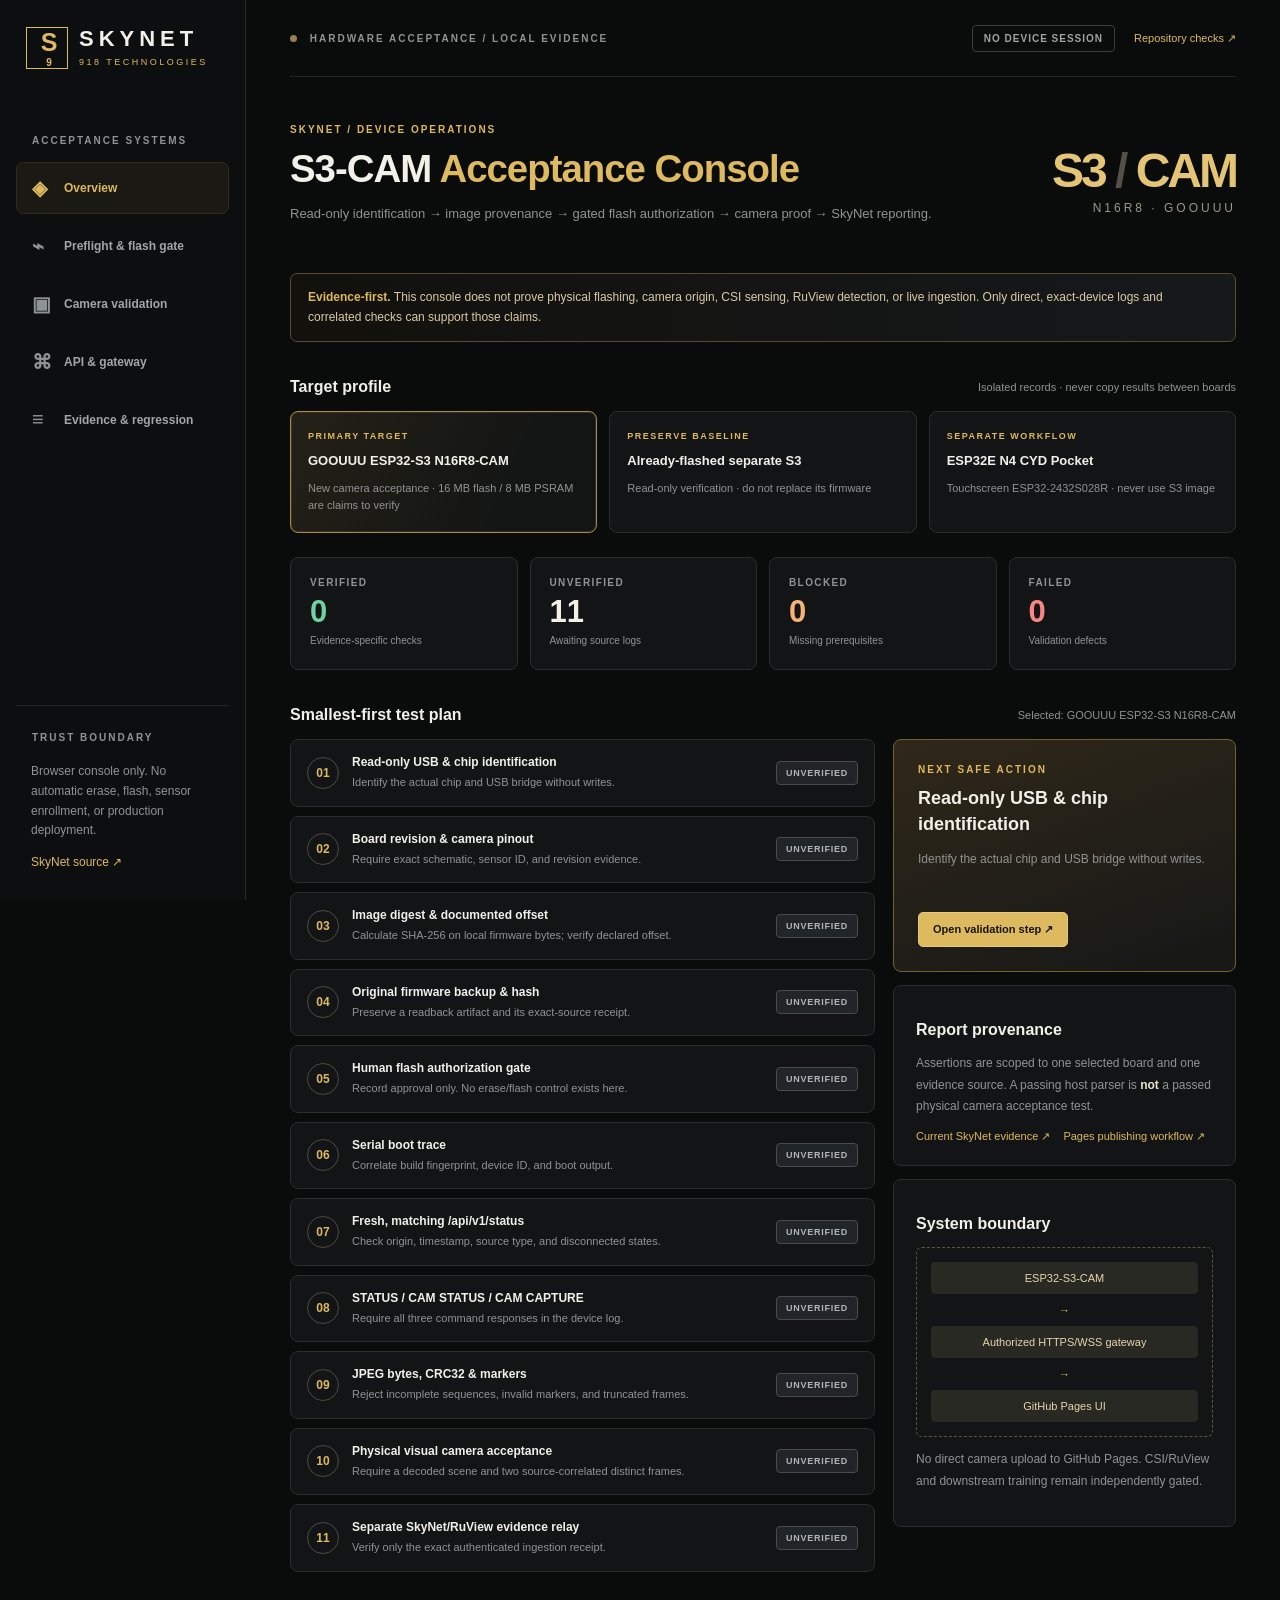
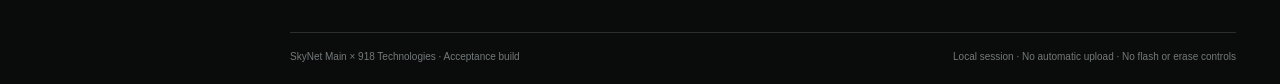
<file: static/s3-cam-acceptance/index.html>
<!doctype html>
<html lang="en">
<head>
<meta charset="utf-8">
<meta name="viewport" content="width=device-width, initial-scale=1">
<meta name="color-scheme" content="dark">
<title>SkyNet · S3-CAM Acceptance Console | 918 Technologies</title>
<link rel="stylesheet" href="./style.css">
</head>
<body>
<div class="shell">
  <aside class="sidebar">
    <div class="brand"><div class="brand-icon">S<span>9</span></div><div><strong>SKYNET</strong><small>918 TECHNOLOGIES</small></div></div>
    <div class="side-label">ACCEPTANCE SYSTEMS</div>
    <nav id="nav" aria-label="Console sections">
      <button class="nav-item active" data-panel="overview"><span>◈</span> Overview</button>
      <button class="nav-item" data-panel="preflight"><span>⌁</span> Preflight &amp; flash gate</button>
      <button class="nav-item" data-panel="camera"><span>▣</span> Camera validation</button>
      <button class="nav-item" data-panel="gateway"><span>⌘</span> API &amp; gateway</button>
      <button class="nav-item" data-panel="evidence"><span>≡</span> Evidence &amp; regression</button>
    </nav>
    <div class="sidebar-foot">
      <div class="side-label">TRUST BOUNDARY</div>
      <p>Browser console only. No automatic erase, flash, sensor enrollment, or production deployment.</p>
      <a href="https://github.com/BlockChain-BailBonds/SkyNet" target="_blank" rel="noopener noreferrer">SkyNet source ↗</a>
    </div>
  </aside>
  <main class="main">
    <header class="topbar">
      <div class="eyebrow"><span class="live-dot"></span> HARDWARE ACCEPTANCE / LOCAL EVIDENCE</div>
      <div class="top-right"><span class="pill muted">NO DEVICE SESSION</span><a href="https://github.com/BlockChain-BailBonds/SkyNet/actions" target="_blank" rel="noopener noreferrer">Repository checks ↗</a></div>
    </header>
    <section class="hero">
      <div><div class="eyebrow gold">SKYNET / DEVICE OPERATIONS</div><h1>S3-CAM <em>Acceptance Console</em></h1><p>Read-only identification → image provenance → gated flash authorization → camera proof → SkyNet reporting.</p></div>
      <div class="hero-mark">S3<span> / </span>CAM<small>N16R8 · GOOUUU</small></div>
    </section>
    <div class="warning"><strong>Evidence-first.</strong> This console does not prove physical flashing, camera origin, CSI sensing, RuView detection, or live ingestion. Only direct, exact-device logs and correlated checks can support those claims.</div>
    <section class="profile-wrap">
      <div class="section-heading"><h2>Target profile</h2><span>Isolated records · never copy results between boards</span></div>
      <div class="profiles" id="profiles">
        <button class="profile selected" data-profile="cam"><small>PRIMARY TARGET</small><strong>GOOUUU ESP32-S3 N16R8-CAM</strong><span>New camera acceptance · 16 MB flash / 8 MB PSRAM are claims to verify</span></button>
        <button class="profile" data-profile="s3"><small>PRESERVE BASELINE</small><strong>Already-flashed separate S3</strong><span>Read-only verification · do not replace its firmware</span></button>
        <button class="profile" data-profile="cyd"><small>SEPARATE WORKFLOW</small><strong>ESP32E N4 CYD Pocket</strong><span>Touchscreen ESP32-2432S028R · never use S3 image</span></button>
      </div>
    </section>
    <section class="metrics" aria-label="Evidence summary">
      <div class="metric"><span>VERIFIED</span><strong id="countVerified">0</strong><small>Evidence-specific checks</small></div>
      <div class="metric"><span>UNVERIFIED</span><strong id="countUnverified">11</strong><small>Awaiting source logs</small></div>
      <div class="metric"><span>BLOCKED</span><strong id="countBlocked">0</strong><small>Missing prerequisites</small></div>
      <div class="metric"><span>FAILED</span><strong id="countFailed">0</strong><small>Validation defects</small></div>
    </section>
    <div class="workspace">
      <section class="panel is-visible" id="panel-overview">
        <div class="section-heading"><h2>Smallest-first test plan</h2><span id="profileLabel">Selected: camera S3</span></div>
        <div class="work-grid">
          <div><div id="stepList" class="steps"></div></div>
          <div class="stack">
            <article class="card next-card">
              <div class="eyebrow gold">NEXT SAFE ACTION</div><h3 id="nextTitle">Read-only USB enumeration</h3><p id="nextDescription">Collect source evidence without erasing or flashing.</p><button id="goNext" class="primary">Open validation step ↗</button>
            </article>
            <article class="card"><h3>Report provenance</h3><p>Assertions are scoped to one selected board and one evidence source. A passing host parser is <b>not</b> a passed physical camera acceptance test.</p><div class="mini-links"><a href="https://github.com/BlockChain-BailBonds/SkyNet/blob/main/README.md" target="_blank" rel="noopener noreferrer">Current SkyNet evidence ↗</a><a href="https://github.com/BlockChain-BailBonds/SkyNet/actions/workflows/pages.yml" target="_blank" rel="noopener noreferrer">Pages publishing workflow ↗</a></div></article>
            <article class="card"><h3>System boundary</h3><div class="boundary"><span>ESP32-S3-CAM</span><b>→</b><span>Authorized HTTPS/WSS gateway</span><b>→</b><span>GitHub Pages UI</span></div><p>No direct camera upload to GitHub Pages. CSI/RuView and downstream training remain independently gated.</p></article>
          </div>
        </div>
      </section>
      <section class="panel" id="panel-preflight">
        <div class="section-heading"><h2>Read-only preflight &amp; approval</h2><span>Do not connect this panel to a flasher</span></div>
        <div class="two-col">
          <article class="card">
            <div class="eyebrow gold">01 / IDENTITY</div><h3>USB &amp; exact chip identification</h3><p>Run host-side read-only identification. Record the actual chip, MAC or eFuse identifier, flash size, board revision, and camera sensor evidence. CH340 USB IDs describe the bridge—not the S3 board pinout.</p>
            <label>Device identifier from direct log<input id="deviceId" placeholder="Exact chip/device ID, not a nickname" autocomplete="off"></label>
            <label>Boot ID / build fingerprint<input id="bootId" placeholder="Evidence from serial boot log" autocomplete="off"></label>
            <label>USB and chip log<textarea id="usbLog" rows="5" placeholder="Paste raw timestamped host read-only identification output"></textarea></label>
            <div class="buttonrow"><button id="checkIdentity" class="primary">Evaluate host evidence</button><button data-copy="python -m esptool --port PORT chip_id">Copy read-only chip ID command</button></div>
            <output id="identityResult" class="result">UNVERIFIED · No exact-device log supplied.</output>
          </article>
          <article class="card"><div class="eyebrow gold">02 / BOARD &amp; CAMERA</div><h3>Revision-specific camera pinout</h3><p>Never substitute generic ESP32-S3 camera GPIO tables. Verify the schematic and observed sensor identity for this precise GOOUUU revision.</p>
            <label>Observed board revision<input id="boardRev" placeholder="Photo / silkscreen ID"></label>
            <label>Observed camera sensor<input id="sensorId" placeholder="e.g. sensor register evidence, not a guess"></label>
            <label>Pinout / schematic evidence URL<input id="pinoutUrl" type="url" placeholder="https:// exact source"></label>
            <label>Camera pin mapping (user-confirmed)<textarea id="pinout" rows="5" placeholder="PWDN, RESET, XCLK, SIOD, SIOC, D0–D7, VSYNC, HREF, PCLK..."></textarea></label>
            <button id="recordPinout">Record pinout evidence</button><output id="pinoutResult" class="result">UNVERIFIED · Pinout not established.</output>
          </article>
          <article class="card">
            <div class="eyebrow gold">03 / IMAGE PROVENANCE</div><h3>Flash image &amp; offset</h3><p>Hash the exact image locally. There is no assumed firmware offset or permitted erase range. A matching digest validates file bytes, not device contents.</p>
            <label>Firmware binary<input id="imageFile" type="file" accept=".bin,.img,application/octet-stream"></label>
            <label>Expected SHA-256<input id="imageSha" placeholder="64 hexadecimal characters" spellcheck="false"></label>
            <label>Documented flash offset<input id="flashOffset" placeholder="0x... (from the exact image manifest)" spellcheck="false"></label>
            <label>Image manifest / CI artifact URL<input id="manifestUrl" type="url" placeholder="https:// exact artifact"></label>
            <button class="primary" id="checkImage">Hash &amp; verify image</button><output id="imageResult" class="result">UNVERIFIED · No image bytes checked.</output>
          </article>
          <article class="card">
            <div class="eyebrow gold">04 / BACKUP PROVENANCE</div><h3>Existing firmware backup</h3><p>Read-back first using your authorized host tool. This browser hashes an existing backup; it does not read flash or establish that the backup came from the selected chip.</p>
            <label>Flash read-back file<input id="backupFile" type="file" accept=".bin,.img,application/octet-stream"></label>
            <label>Backup procedure / log URL<input id="backupUrl" type="url" placeholder="https:// exact readback evidence"></label>
            <button id="checkBackup">Calculate backup SHA-256</button><output id="backupResult" class="result">UNVERIFIED · No backup hashed.</output>
          </article>
        </div>
        <article class="card approval">
          <div><div class="eyebrow gold">05 / EXPLICIT HUMAN AUTHORIZATION</div><h3>Flash authorization checkpoint</h3><p>Not a flash button. This records a scoped approval only after matching image bytes, read-back hash, and chip identity. An independent approval in the actual flashing tool is still required. Selecting the already-flashed S3 or CYD always blocks this gate.</p></div>
          <label class="checkline"><input id="approveBox" type="checkbox"> I approve a future write for this exact target after independently reviewing the device ID, offset, image SHA and backup.</label>
          <label>Repeat selected device identifier<input id="approveId" autocomplete="off" placeholder="Exact device ID"></label>
          <label>Enter APPROVE FLASH<input id="approvePhrase" autocomplete="off" placeholder="APPROVE FLASH"></label>
          <button id="recordApproval" class="danger">Record approval · does not flash</button><output id="approvalResult" class="result">BLOCKED · Preflight prerequisites missing.</output>
        </article>
      </section>
      <section class="panel" id="panel-camera">
        <div class="section-heading"><h2>Serial &amp; camera acceptance</h2><span>All commands operator-initiated; no serial transmit from this page</span></div>
        <article class="card">
          <div class="eyebrow gold">06–08 / BOOT &amp; COMMANDS</div><h3>Capture real serial output</h3><p>Record reset/build banner and exact chip ID in the boot log. Copy these commands only after identifying the firmware’s command transport. Paste raw responses without truncation.</p>
          <div class="command-grid">
            <button data-copy="STATUS"><code>STATUS</code><span>Copy command</span></button>
            <button data-copy="CAM STATUS"><code>CAM STATUS</code><span>Copy command</span></button>
            <button data-copy="CAM CAPTURE"><code>CAM CAPTURE</code><span>Copy command</span></button>
          </div>
          <label>Boot and command-response log<textarea id="bootLog" rows="7" placeholder="Timestamped physical serial output with boot ID, STATUS, CAM STATUS, CAM CAPTURE responses"></textarea></label>
          <button id="checkBoot">Check boot/command receipt</button><output id="bootResult" class="result">UNVERIFIED · No boot trace.</output>
        </article>
        <article class="card">
          <div class="eyebrow gold">09 / FRAME INTEGRITY</div><h3>JPEG stream reconstruction</h3><p>Strict parser accepts <code>CAM_BEGIN id=... bytes=...</code>, sequential <code>CAM_DATA seq=... b64=...</code> (or <code>hex=</code>), and <code>CAM_END bytes=... crc32=...</code>. Duplicate, missing, malformed, truncated, or CRC-invalid frames fail.</p>
          <div class="two-col tight">
            <label>Capture transport log<input type="file" id="captureFile" accept=".txt,.log,.csv,text/plain"><span class="fieldnote">A pasted log is treated as operator-supplied, not independently attested.</span></label>
            <div class="buttonrow right"><button id="syntheticSample">Load labeled synthetic example</button><button id="parseCapture" class="primary">Validate and reconstruct</button></div>
          </div>
          <label class="sr-only" for="captureLog">Capture log</label>
          <textarea id="captureLog" rows="9" spellcheck="false" class="mono" placeholder="CAM_BEGIN id=frame-01 bytes=...&#10;CAM_DATA id=frame-01 seq=0 b64=...&#10;CAM_END id=frame-01 bytes=... crc32=..."></textarea>
          <output id="captureResult" class="result">UNVERIFIED · No complete frame received.</output>
          <div class="camera-result"><div class="camera-placeholder" id="cameraPlaceholder">NO VERIFIED FRAME<span>JPEG acceptance awaiting evidence</span></div><img id="cameraImage" alt="Operator-supplied reconstructed JPEG preview" hidden><div class="frame-meta" id="frameMeta">CRC32 · —<br>Bytes · —<br>Source · UNVERIFIED</div></div>
          <div class="visual-gate">
            <label class="checkline"><input id="visualCheck" type="checkbox"> I inspected the decoded image and confirmed it shows the intended, consented scene.</label>
            <label class="checkline"><input id="changeCheck" type="checkbox"> Two source-correlated frames show a deliberate scene change (not a replay).</label>
            <label class="checkline"><input id="sourceCheck" type="checkbox"> The frame IDs and capture times correlate to this exact S3 boot/device log.</label>
            <button id="recordVisual">Record scoped visual acceptance</button>
            <output id="visualResult" class="result">BLOCKED · Need decoded device-correlated frames.</output>
          </div>
        </article>
      </section>
      <section class="panel" id="panel-gateway">
        <div class="section-heading"><h2>Live-source &amp; gateway checks</h2><span>Explicit authenticated requests only</span></div>
        <div class="two-col">
          <article class="card"><div class="eyebrow gold">07 / API FRESHNESS</div><h3>Device status probe</h3><p>Use the device’s authorized HTTPS API or an authenticated trusted proxy. Validate status, exact device ID, timestamp, and source flags. A 200 response is not sensor provenance.</p>
            <label>Status endpoint<input id="statusUrl" type="url" placeholder="https://gateway.example/api/v1/status"></label>
            <label>Bearer token (memory only)<input id="statusToken" type="password" autocomplete="off" placeholder="Cleared after each request"></label>
            <button id="probeStatus" class="primary">Fetch &amp; classify now</button><output id="statusResult" class="result">DISCONNECTED · No request has been made.</output><pre id="statusPreview" class="payload">No response</pre>
          </article>
          <article class="card"><div class="eyebrow gold">11 / SKYNET INTEGRATION</div><h3>Separate reporting gateway</h3><p>Export a redacted acceptance receipt for SkyNet/RuView. Optional HTTPS POST requires an explicitly configured gateway and operator confirmation. No images, raw CSI, secrets, or personal network addresses are included in receipts.</p>
            <label>Evidence ingestion endpoint<input id="gatewayUrl" type="url" placeholder="https://authorized-gateway.example/acceptance"></label>
            <label>Bearer token (memory only)<input id="gatewayToken" type="password" autocomplete="off" placeholder="Cleared immediately after request"></label>
            <label class="checkline"><input id="sendConsent" type="checkbox"> I authorize sending this sanitized evidence report to the configured gateway.</label>
            <div class="buttonrow"><button id="exportReport">Export local JSON</button><button id="submitReport" class="primary">Submit evidence receipt</button></div>
            <output id="gatewayResult" class="result">UNVERIFIED · No authenticated ingestion receipt.</output>
            <div class="smallprint">A successful HTTP POST is a transport receipt only; ingestion, enrollment, RuView CSI, detection, and deployment require separate backend-side verification.</div>
          </article>
        </div>
        <article class="card"><h3>Deployment and sensing gates</h3><div class="gate-grid"><div><span class="badge b-block">UNVERIFIED</span><b>HTTPS/WSS relay</b><small>No confirmed production gateway session</small></div><div><span class="badge b-block">UNVERIFIED</span><b>CSI / RuView</b><small>Requires authorized RF traces and model evidence</small></div><div><span class="badge b-block">UNVERIFIED</span><b>Pages deployment</b><small>Independent CI + public HTTPS check required</small></div></div></article>
      </section>
      <section class="panel" id="panel-evidence">
        <div class="section-heading"><h2>Provenance &amp; regressions</h2><span>Records scoped to selected profile · session only</span></div>
        <div class="two-col">
          <article class="card"><div class="eyebrow gold">EVIDENCE RECORD</div><h3>Classify a test with exact source</h3>
            <label>Test step<select id="evidenceStep"></select></label>
            <label>Status<select id="evidenceState"><option>UNVERIFIED</option><option>VERIFIED</option><option>BLOCKED</option><option>FAILED</option></select></label>
            <label>Source class<select id="evidenceSource"><option value="HOST">HOST-SIDE CHECK</option><option value="DEVICE">DIRECT DEVICE LOG (OPERATOR-SUPPLIED)</option><option value="SIMULATED">SIMULATED STAGING</option></select></label>
            <label>Exact evidence URL<input id="evidenceUrl" type="url" placeholder="https:// CI log / immutable artifact / redacted trace"></label>
            <label>Trace SHA-256 (optional)<input id="evidenceHash" placeholder="64 hexadecimal digits"></label>
            <label>Rationale<textarea id="evidenceNote" rows="3" placeholder="What the evidence proves, and what it does not prove"></textarea></label>
            <button id="saveEvidence" class="primary">Add scoped evidence</button><output id="evidenceResult" class="result">No evidence added.</output>
          </article>
          <article class="card"><div class="eyebrow gold">SELF-TESTS</div><h3>Protocol regression harness</h3><p>Run deterministic checks against CRC32 reference vectors, valid/synthetic JPEG transport, truncated logs, duplicate or missing chunks, wrong CRC, bad JPEG markers, stale/future timestamps, wrong device IDs, and offset validation.</p><button id="runTests" class="primary">Run regression checks</button><pre id="regressionResult" class="payload">Not run</pre><p class="smallprint">Self-tests confirm browser code paths, not any physical device or firmware.</p></article>
        </div>
        <article class="card"><div class="section-heading"><h3>Audit ledger</h3><button id="clearSession" class="text-button">Clear session data</button></div><div class="table-scroll"><table><thead><tr><th>Recorded</th><th>Step</th><th>Status</th><th>Evidence class</th><th>Source</th></tr></thead><tbody id="evidenceRows"><tr><td colspan="5">No recorded evidence yet</td></tr></tbody></table></div></article>
      </section>
    </div>
    <footer class="footer"><span>SkyNet Main × 918 Technologies · Acceptance build</span><span>Local session · No automatic upload · No flash or erase controls</span></footer>
  </main>
</div>
<div id="toast" role="status" aria-live="polite" class="toast" hidden></div>
<script type="module" src="./app.mjs"></script>
</body>
</html>
</file>
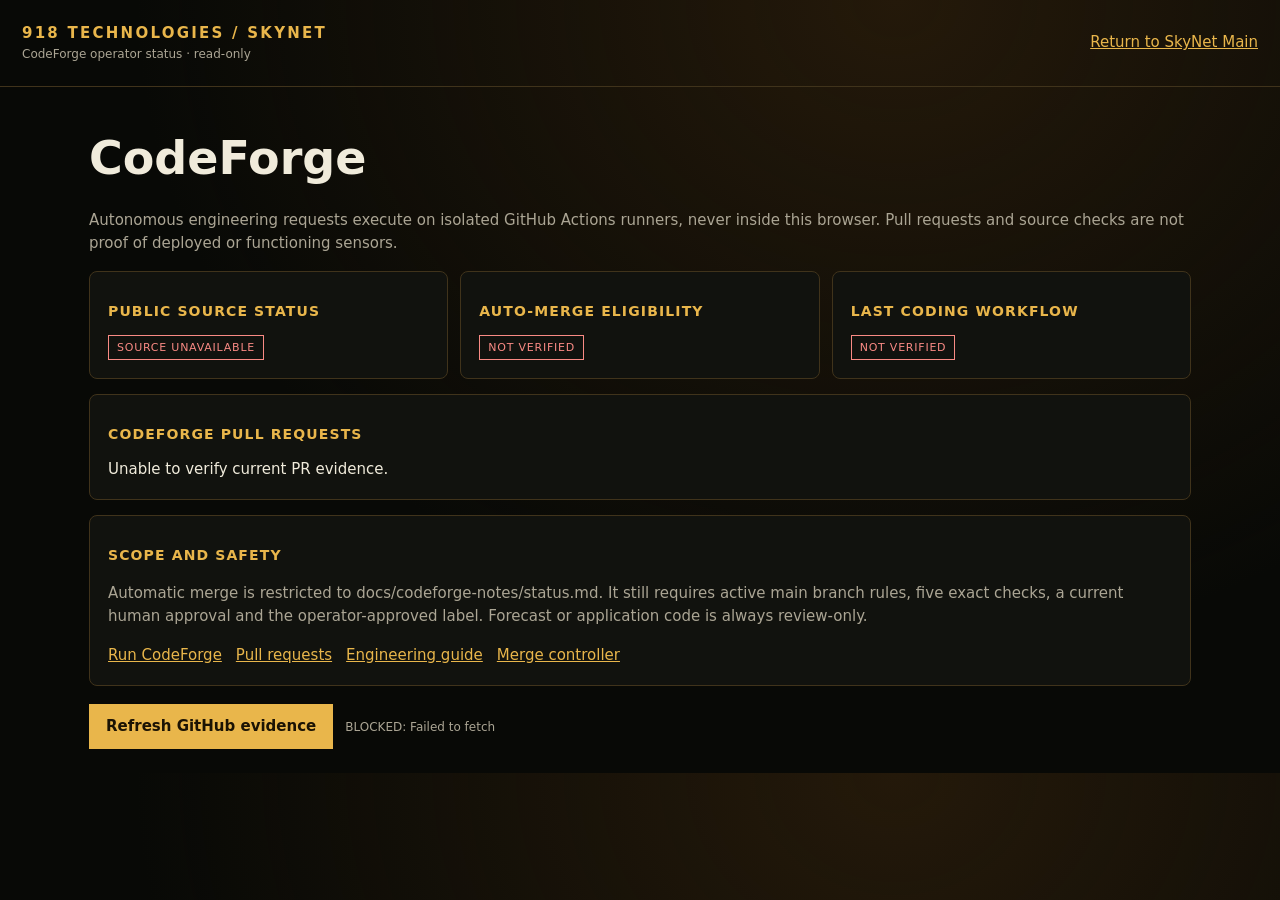
<file: static/codeforge.html>
<!doctype html>
<html lang="en">
<head>
<meta charset="utf-8"><meta name="viewport" content="width=device-width,initial-scale=1">
<meta name="description" content="SkyNet CodeForge read-only autonomous engineering status">
<title>SkyNet CodeForge | 918 Technologies</title>
<style>
:root{color-scheme:dark;--gold:#e9b64b;--line:#40331b;--dim:#aba594;--ok:#75d8a4;--warn:#ffbe73;--bg:#080906}
*{box-sizing:border-box}body{margin:0;background:radial-gradient(ellipse at 70% 0,#24190a 0,transparent 60%),var(--bg);color:#f0ebdb;font:15px/1.55 system-ui,sans-serif}a{color:var(--gold)}header{display:flex;justify-content:space-between;align-items:center;flex-wrap:wrap;gap:15px;padding:22px;border-bottom:1px solid var(--line)}header strong{letter-spacing:.15em;color:var(--gold)}main{max-width:1150px;margin:auto;padding:24px}h1{font-size:clamp(28px,5vw,46px);margin:12px 0}h2{font-size:14px;letter-spacing:.08em;color:var(--gold);text-transform:uppercase}p{color:var(--dim)}.cols{display:grid;grid-template-columns:repeat(3,1fr);gap:12px}.box{background:#11120e;border:1px solid var(--line);padding:18px;border-radius:8px;overflow-wrap:anywhere}.tag{display:inline-block;font-size:11px;letter-spacing:.07em;border:1px solid currentColor;padding:3px 8px}.verified{color:var(--ok)}.blocked{color:#f98a84}.unverified{color:var(--warn)}button{border:1px solid var(--gold);background:#e9b64b;color:#1b1304;padding:10px 16px;font:inherit;cursor:pointer;font-weight:700}.links{display:flex;gap:14px;flex-wrap:wrap}ul{padding-left:22px}li{margin:10px 0}.sub{font-size:12px;color:var(--dim)}@media(max-width:720px){.cols{grid-template-columns:1fr}main{padding:15px}header{padding:15px}}
</style>
</head><body>
<header><div><strong>918 TECHNOLOGIES / SKYNET</strong><div class="sub">CodeForge operator status · read-only</div></div><a href="../index.html">Return to SkyNet Main</a></header>
<main>
<h1>CodeForge</h1>
<p>Autonomous engineering requests execute on isolated GitHub Actions runners, never inside this browser. Pull requests and source checks are not proof of deployed or functioning sensors.</p>
<div class="cols">
<section class="box"><h2>Public source status</h2><div id="repo"><span class="tag unverified">NOT CHECKED</span></div></section>
<section class="box"><h2>Auto-merge eligibility</h2><div id="merge"><span class="tag blocked">UNVERIFIED</span></div></section>
<section class="box"><h2>Last coding workflow</h2><div id="last"><span class="tag unverified">NOT CHECKED</span></div></section>
</div>
<section class="box" style="margin-top:15px"><h2>CodeForge pull requests</h2><div id="prs">No PR information has been retrieved yet.</div></section>
<section class="box" style="margin-top:15px"><h2>Scope and safety</h2>
<p>Automatic merge is restricted to docs/codeforge-notes/status.md. It still requires active main branch rules, five exact checks, a current human approval and the operator-approved label. Forecast or application code is always review-only.</p>
<div class="links"><a href="https://github.com/BlockChain-BailBonds/SkyNet/actions/workflows/codeforge.yml">Run CodeForge</a><a href="https://github.com/BlockChain-BailBonds/SkyNet/pulls">Pull requests</a><a href="../docs/codeforge.md">Engineering guide</a><a href="https://github.com/BlockChain-BailBonds/SkyNet/actions/workflows/codeforge-merge.yml">Merge controller</a></div>
</section>
<div style="margin-top:18px"><button id="reload">Refresh GitHub evidence</button><span id="status" class="sub" style="margin-left:12px">No public GitHub API request sent yet.</span></div>
</main><script src="./assets/codeforge.js" defer></script></body></html>
</file>
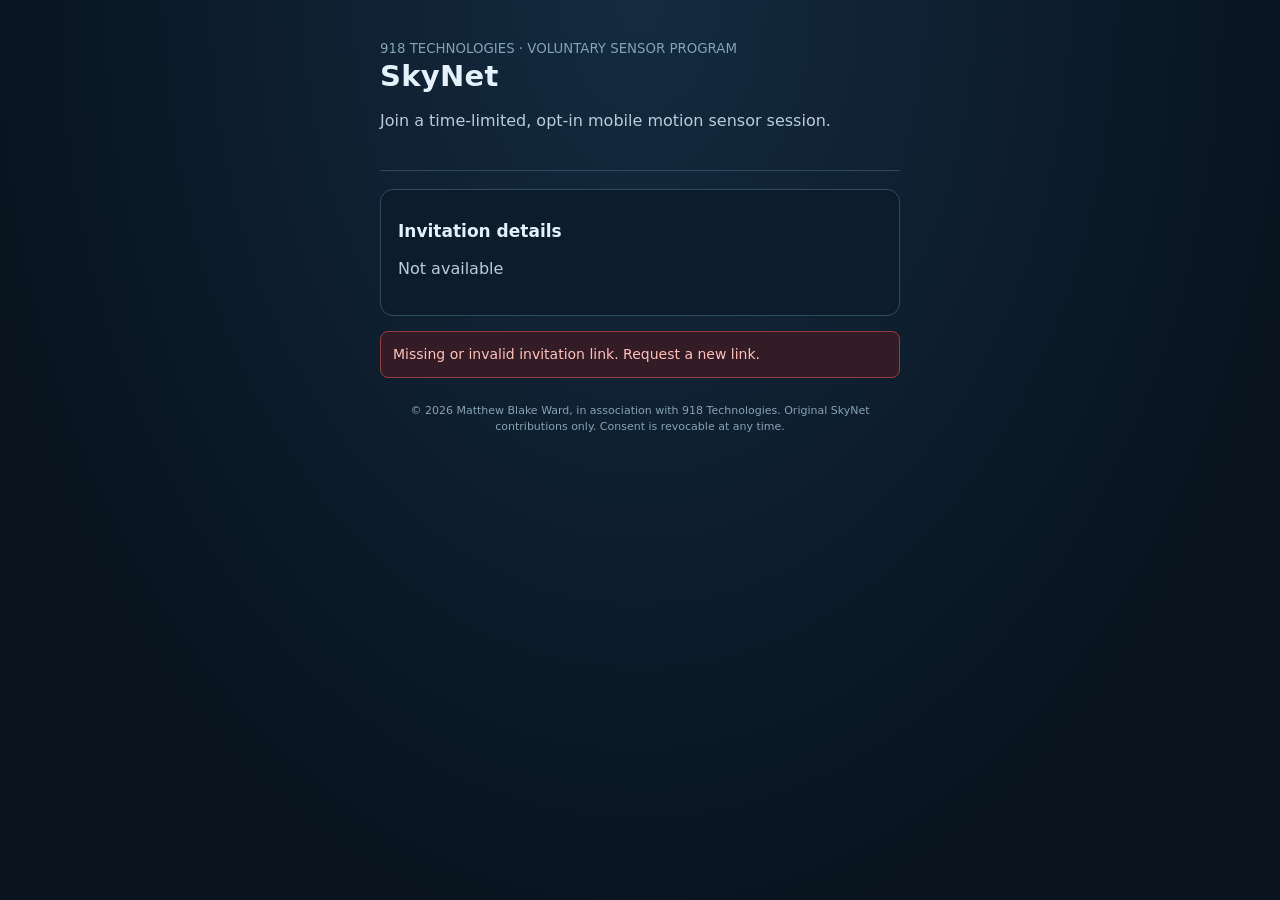
<file: static/join.html>
<!doctype html>
<html lang="en">
<head>
<meta charset="utf-8"><meta name="viewport" content="width=device-width,initial-scale=1,viewport-fit=cover">
<meta name="referrer" content="no-referrer"><meta name="color-scheme" content="dark">
<title>SkyNet | Volunteer Sensor Consent</title>
<style>
:root{font-family:system-ui,-apple-system,Segoe UI,Roboto,sans-serif;color:#e5f1fb;background:#09111c}*{box-sizing:border-box}body{margin:0;min-height:100vh;background:radial-gradient(ellipse at top,#142b40,#08131e 75%)}main{width:min(94%,520px);margin:0 auto;padding:28px 0 50px}header{border-bottom:1px solid #2c495b;padding:10px 0 20px}h1{font-size:29px;letter-spacing:.01em;margin:2px 0}h2{font-size:17px}p,li{line-height:1.55;color:#b8cdda}small{color:#83a2b5}section{margin-top:18px;border:1px solid #2d4c5d;background:#0d1c2a;border-radius:13px;padding:17px}label{display:flex;gap:11px;margin:14px 0;line-height:1.5;font-size:14px}input[type=checkbox]{flex:0 0 19px;width:19px;height:19px;accent-color:#d8b461}button{border-radius:8px;border:1px solid #5488a2;background:#125a8b;color:white;padding:13px 16px;font-weight:700;font-size:15px;width:100%;margin-top:12px}button.primary{background:#c79e50;color:#1c1509;border-color:#e2b95e}button:disabled{opacity:.5}button.stop{background:#64282e;border-color:#b35c60}#status{border:1px solid #48697b;border-radius:8px;padding:12px;margin-top:15px;font-size:14px;line-height:1.5;background:#0b2636;overflow-wrap:anywhere}#status.error{color:#ffc0b9;border-color:#943c42;background:#341c27}#status.good{color:#96eac9;border-color:#247e60}ul{padding-left:20px}strong{color:#e8cc8e}.muted{font-size:12px;color:#91abbc}.hidden{display:none}footer{font-size:11px;color:#86a3b3;margin-top:25px;text-align:center;line-height:1.5}
</style>
</head>
<body>
<main>
<header><small>918 TECHNOLOGIES · VOLUNTARY SENSOR PROGRAM</small><h1>SkyNet</h1><p>Join a time-limited, opt-in mobile motion sensor session.</p></header>
<section>
<h2>Invitation details</h2>
<p id="site">Checking invitation…</p>
<p class="muted" id="expiry"></p>
</section>
<section id="consentSection" class="hidden">
<h2>What you agree to share</h2>
<ul><li>One location check to confirm your phone reports being near the invited area; the server discards the exact coordinates.</li><li>Summarized phone motion readings about every four seconds while this page stays open and visible.</li><li>A session heartbeat, sample count, and approximate motion intensity. No raw motion waveform is uploaded.</li></ul>
<p><strong>Not collected:</strong> name, contact number, microphone, camera, Wi-Fi CSI, individual identities, raw GPS trail, or vital signs.</p>
<p class="muted">Location is self-reported by the phone and can be spoofed. Your motion data does not detect other people or turn the phone into a RuView Wi-Fi receiver. The invitation expires after 15 minutes; once activated, the session expires within 30 minutes or earlier if you stop. No background monitoring.</p>
<label><input type="checkbox" id="present">I am physically at the invited location and am authorized to participate.</label>
<label><input type="checkbox" id="terms">I voluntarily agree to the described temporary data collection.</label>
<label><input type="checkbox" id="allowLocation">I agree to one browser location permission request.</label>
<label><input type="checkbox" id="allowMotion">I agree to browser motion sensor permission and motion-summary sharing.</label>
<button type="button" class="primary" id="join" disabled>Agree &amp; start sensor</button>
</section>
<section id="activeSection" class="hidden">
<h2>Sensor session</h2>
<p id="sessionStatus">Starting…</p>
<p class="muted" id="samplingState">No readings received yet.</p>
<button type="button" class="stop" id="stop">Stop sharing now</button>
</section>
<div id="status" role="status" aria-live="polite">This page only enables data collection after you consent and authorize device permissions.</div>
<footer>© 2026 Matthew Blake Ward, in association with 918 Technologies. Original SkyNet contributions only. Consent is revocable at any time.</footer>
</main>
<script>
'use strict';
(()=>{
 const el=id=>document.getElementById(id);
 const getToken=()=>{const h=new URLSearchParams(location.hash.slice(1));return h.get('invite')||''};
 const token=getToken();
 let termsVersion='',sessionToken='',intervalId=null,count=0,sumSquares=0,lastSignalAt=0,stopping=false,active=false;
 function status(message,type=''){el('status').textContent=message;el('status').className=type}
 async function call(path,payload){const req={method:payload?'POST':'GET',headers:{'Accept':'application/json'},cache:'no-store',credentials:'omit',referrerPolicy:'no-referrer'};
  if(payload){req.headers['Content-Type']='application/json';req.body=JSON.stringify(payload)}
  const res=await fetch(path,req);const data=await res.json();if(!res.ok)throw Error(data.error||'Request failed ('+res.status+')');return data}
 function ready(){el('join').disabled=!['present','terms','allowLocation','allowMotion'].every(id=>el(id).checked)}
 async function load(){if(!/^[A-Za-z0-9_-]{24,128}$/.test(token)){status('Missing or invalid invitation link. Request a new link.','error');el('site').textContent='Not available';return}
  if(!window.isSecureContext){status('Secure HTTPS is required for device location and motion permissions.','error');el('site').textContent='Connection not secure';return}
  try{const info=await call('/api/enroll/info?invite='+encodeURIComponent(token));termsVersion=info.consent_version;
   el('site').textContent='Target site: '+info.site_label+' · '+info.radius_m+' m participation zone';el('expiry').textContent='Invitation expires: '+new Date(info.expires_at_utc).toLocaleString();el('consentSection').classList.remove('hidden');status('Read the terms, check all permissions, then choose Agree & start sensor.')}
  catch(e){el('site').textContent='Invitation unavailable';status(e.message,'error')}
 }
 function motion(ev){if(!active)return;const a=ev.acceleration;let mag=null;
  if(a&&[a.x,a.y,a.z].every(Number.isFinite)){mag=Math.hypot(a.x,a.y,a.z)}
  else {const g=ev.accelerationIncludingGravity;if(g&&[g.x,g.y,g.z].every(Number.isFinite))mag=Math.abs(Math.hypot(g.x,g.y,g.z)-9.81)}
  if(mag!==null&&Number.isFinite(mag)&&count<200){const bounded=Math.min(100,Math.max(0,mag));count++;sumSquares+=bounded*bounded;lastSignalAt=Date.now()}
 }
 function loc(){return new Promise((resolve,reject)=>{if(!navigator.geolocation)return reject(Error('Geolocation unavailable in this browser.'));
  navigator.geolocation.getCurrentPosition(x=>resolve(x.coords),x=>reject(Error('Location permission or GPS failed: '+x.message)),{enableHighAccuracy:true,timeout:12000,maximumAge:0})})}
 async function start(){if(el('join').disabled)return;el('join').disabled=true;status('Requesting device permissions…');
  try{if(!('DeviceMotionEvent' in window))throw Error('No browser motion sensor API is available on this device.');
   // On iOS this permission call MUST be directly triggered by the click, before any await.
   const permissionPromise=typeof DeviceMotionEvent.requestPermission==='function'?DeviceMotionEvent.requestPermission():Promise.resolve('granted');
   const permission=await permissionPromise;if(permission!=='granted')throw Error('Motion permission was not granted.');
   const coordinates=await loc();
   if(!Number.isFinite(coordinates.latitude)||!Number.isFinite(coordinates.longitude)||!Number.isFinite(coordinates.accuracy))throw Error('Location values invalid.');
   const data=await call('/api/enroll/start',{invite_token:token,accept:true,consent_version:termsVersion,allow_location:true,allow_motion:true,physically_at_site:true,
    lat:coordinates.latitude,lon:coordinates.longitude,accuracy_m:coordinates.accuracy});
   sessionToken=data.session_token;active=true;window.addEventListener('devicemotion',motion,{passive:true});
   el('consentSection').classList.add('hidden');el('activeSection').classList.remove('hidden');
   el('sessionStatus').textContent='Active volunteer session · ends '+new Date(data.expires_at_utc).toLocaleTimeString();
   status('Session active. Only summarized motion measurements are transmitted.','good');
   intervalId=setInterval(sendSamples,4000);
  }catch(e){status(e.message,'error');el('join').disabled=false;}
 }
 async function sendSamples(){if(!active||!sessionToken)return;const n=count;const sum=sumSquares;count=0;sumSquares=0;
  const motionRms=n>0?Math.sqrt(sum/n):null;
  try{const res=await call('/api/enroll/sample',{session_token:sessionToken,samples:n,motion_rms:motionRms});
   el('samplingState').textContent=n>0?'Motion samples sent: '+n+' · RMS '+motionRms.toFixed(3)+' m/s²':'No motion samples from this browser; heartbeat only (no detection)';
   if(res.state==='NO_MOTION_SAMPLES')status('Session active, but motion sensor readings have not been verified.');
  }catch(e){status('Session telemetry stopped: '+e.message,'error');await stop()}
 }
 async function stop(){if(stopping)return;stopping=true;active=false;if(intervalId!==null){clearInterval(intervalId);intervalId=null}window.removeEventListener('devicemotion',motion);
  const t=sessionToken;sessionToken='';if(t){try{await call('/api/enroll/stop',{session_token:t})}catch(e){status('Could not confirm stop with server. Session will expire automatically.','error')}}
  el('activeSection').classList.add('hidden');el('sessionStatus').textContent='Stopped';if(!el('status').classList.contains('error'))status('Sharing stopped. To start again, request a new invitation.','good');stopping=false;
 }
 function exit(){if(!sessionToken)return;const t=sessionToken;active=false;sessionToken='';window.removeEventListener('devicemotion',motion);if(intervalId!==null)clearInterval(intervalId);
  try{navigator.sendBeacon('/api/enroll/stop',new Blob([JSON.stringify({session_token:t})],{type:'application/json'}))}catch(_e){}
 }
 for(const id of ['present','terms','allowLocation','allowMotion'])el(id).addEventListener('change',ready);
 el('join').addEventListener('click',start);el('stop').addEventListener('click',stop);
 document.addEventListener('visibilitychange',()=>{if(document.hidden)exit()});window.addEventListener('pagehide',exit);
 load();
})();
</script>
</body>
</html>
</file>
<file: static/s3-cam-acceptance/style.css>
:root{--bg:#0a0b0b;--side:#0d0e10;--panel:#121416;--panel2:#171a1c;--stroke:#2b2c2c;--text:#f2f1e9;--muted:#919393;--gold:#ddb95f;--gold2:#a78a44;--green:#70d1a1;--red:#fa8585;--orange:#f7b373;--shadow:0 20px 45px #0003;font-family:Inter,"Segoe UI",Arial,sans-serif;color:var(--text);background:var(--bg)}
*{box-sizing:border-box}html{scroll-behavior:smooth}body{margin:0;min-height:100vh}button,input,textarea,select{font:inherit}button{cursor:pointer}a{color:var(--gold);text-decoration:none}a:hover{text-decoration:underline}.shell{display:flex;min-height:100vh}.sidebar{width:246px;flex-shrink:0;background:var(--side);border-right:1px solid #252728;padding:27px 16px;display:flex;flex-direction:column;position:sticky;top:0;height:100vh}.brand{display:flex;gap:11px;align-items:center;margin:0 10px 66px}.brand-icon{border:1px solid var(--gold);width:42px;height:42px;display:grid;place-items:center;font-size:25px;font-weight:900;color:var(--gold);letter-spacing:-4px}.brand-icon span{font-size:10px;align-self:end;margin-bottom:6px}.brand strong{font-size:22px;letter-spacing:5px;display:block;line-height:1.1}.brand small{font-size:9px;color:var(--gold);letter-spacing:2.5px}.side-label,.eyebrow{font-size:10px;font-weight:800;letter-spacing:2px;color:var(--muted)}.side-label{padding-left:16px;margin-bottom:16px}.nav-item{display:flex;align-items:center;gap:14px;width:100%;text-align:left;background:transparent;color:#a4a5a6;border:1px solid transparent;border-radius:8px;padding:13px 15px;margin-bottom:6px;font-size:12px;font-weight:600}.nav-item>span{font-size:20px;width:18px;color:#8e9395}.nav-item.active{color:var(--gold);background:#d2ac4b12;border-color:#c7a74a22}.nav-item.active>span{color:var(--gold)}.nav-item:hover,.profile:hover{border-color:#615333}.sidebar-foot{margin-top:auto;border-top:1px solid #242627;padding-top:24px;font-size:12px;line-height:1.65;color:var(--muted)}.sidebar-foot p{padding:0 15px}.sidebar-foot>a{padding-left:15px}.main{width:100%;min-width:0;max-width:1900px;margin:auto;padding:0 44px}.topbar{display:flex;align-items:center;justify-content:space-between;border-bottom:1px solid #232526;min-height:77px;gap:14px}.top-right{display:flex;align-items:center;gap:19px;font-size:11px}.pill{padding:7px 11px;border-radius:4px;border:1px solid #3a3d3d;font-size:10px;letter-spacing:1px;font-weight:800}.muted{color:#a2a4a4}.live-dot{width:7px;height:7px;display:inline-block;border-radius:50%;background:#9c8050;margin-right:8px}.gold{color:var(--gold)}.hero{display:flex;justify-content:space-between;gap:16px;padding:47px 0 35px;align-items:center}.hero h1{font-size:clamp(28px,3vw,43px);font-weight:800;letter-spacing:-1px;margin:12px 0}.hero h1 em{font-style:normal;color:var(--gold)}.hero p{font-size:13px;color:var(--muted);line-height:1.6;max-width:720px}.hero-mark{font-weight:900;font-size:48px;letter-spacing:-3px;color:#e4c576;white-space:nowrap;line-height:1}.hero-mark>span{color:#555047}.hero-mark small{display:block;font-size:12px;color:#9a978c;letter-spacing:3px;font-weight:500;text-align:right;margin-top:7px}.warning{font-size:12px;line-height:1.7;color:#dacba7;border:1px solid #594b2c;background:linear-gradient(90deg,#4a3c201f,#16181a);padding:13px 17px;border-radius:7px}.warning strong{color:var(--gold)}.profile-wrap{margin:36px 0 24px}.section-heading{display:flex;align-items:center;justify-content:space-between;gap:12px;margin-bottom:15px}.section-heading h2{margin:0;font-size:16px;font-weight:750}.section-heading h3{margin:0}.section-heading span{font-size:11px;color:var(--muted)}.profiles{display:grid;grid-template-columns:repeat(3,minmax(0,1fr));gap:12px}.profile{background:var(--panel);color:var(--text);border:1px solid var(--stroke);border-radius:8px;padding:19px 17px;text-align:left;min-height:118px;display:flex;flex-direction:column;gap:11px}.profile.selected{background:linear-gradient(115deg,#232016,#131515 75%);border-color:var(--gold2);box-shadow:inset 0 0 0 1px #987f3935}.profile small{font-size:9px;font-weight:800;letter-spacing:1.5px;color:var(--gold)}.profile strong{font-size:13px;line-height:1.35}.profile span{color:var(--muted);font-size:11px;line-height:1.5}.metrics{display:grid;grid-template-columns:repeat(4,minmax(0,1fr));gap:12px;margin:20px 0 36px}.metric{background:var(--panel);border:1px solid var(--stroke);border-radius:8px;min-height:113px;padding:19px;display:flex;flex-direction:column;gap:8px}.metric>span{color:var(--muted);font-size:10px;letter-spacing:1.4px;font-weight:800}.metric strong{font-size:31px;font-weight:800;line-height:1}.metric small{font-size:10px;color:var(--muted)}.metric:nth-child(1) strong{color:var(--green)}.metric:nth-child(2) strong{color:#f4f0e5}.metric:nth-child(3) strong{color:var(--orange)}.metric:nth-child(4) strong{color:var(--red)}.panel{display:none}.panel.is-visible{display:block}.work-grid{display:grid;grid-template-columns:minmax(0,1.45fr) minmax(280px,.85fr);gap:18px}.steps{display:flex;flex-direction:column;gap:9px}.step{background:var(--panel);border:1px solid var(--stroke);border-radius:8px;padding:15px 16px;display:grid;grid-template-columns:32px minmax(0,1fr) auto;gap:13px;align-items:center}.step .index{height:32px;width:32px;border:1px solid #4e4a3d;border-radius:50%;display:grid;place-items:center;color:var(--gold);font-size:12px;font-weight:800}.step h3{font-size:12px;margin:0 0 5px}.step p{color:var(--muted);font-size:11px;line-height:1.5;margin:0}.step .evidence-hint{font-size:10px;color:#b2a583;margin-top:5px}.badge{display:inline-flex;align-items:center;justify-content:center;font-size:9px;letter-spacing:.75px;padding:6px 9px;border-radius:4px;font-weight:800;white-space:nowrap}.b-ver{background:#184d383e;color:#72d7a2;border:1px solid #3d8765}.b-unver{background:#33363a80;color:#b1b4b9;border:1px solid #484b50}.b-block{background:#77541d30;color:#e9ac65;border:1px solid #85602e}.b-fail{background:#781f2730;color:#ff9999;border:1px solid #8b3b43}.stack{display:flex;flex-direction:column;gap:13px}.card{background:var(--panel);border:1px solid var(--stroke);border-radius:8px;padding:22px;margin-bottom:15px;min-width:0}.stack>.card{margin-bottom:0}.card h3{font-size:16px;margin:10px 0 12px;line-height:1.45}.card p{color:var(--muted);font-size:12px;line-height:1.8}.card b{color:#e8e3d0}.next-card{background:linear-gradient(160deg,#302819 0%,#181917 90%);border-color:#736031;padding:24px}.next-card h3{font-size:18px}.next-card p{margin-bottom:26px}.primary,.danger,.card button:not(.text-button),.text-button{border:1px solid #53504a;background:#252625;border-radius:5px;padding:10px 14px;color:#f5f1df;font-weight:750;font-size:11px}.primary,.card button.primary{background:var(--gold);color:#17140d;border-color:#e4c979}.danger,.card button.danger{border-color:#9b4a4a;color:#f7a3a3;background:#301b1d}.card button:hover,.primary:hover,.danger:hover{filter:brightness(1.12)}button:disabled{opacity:.4;cursor:not-allowed}.mini-links{display:flex;gap:13px;flex-wrap:wrap;font-size:11px}.boundary{display:flex;flex-direction:column;gap:10px;padding:14px;border:1px dashed #5f553e;border-radius:6px;align-items:center;text-align:center;font-size:11px;color:#e4d5b1}.boundary span{background:#292923;padding:10px;border-radius:4px;width:100%}.boundary b{color:var(--gold)}.two-col{display:grid;grid-template-columns:repeat(2,minmax(0,1fr));gap:15px;align-items:start}.two-col>.card{margin-bottom:0}.tight{align-items:end}.card label{display:block;color:#e2e0d6;font-size:11px;font-weight:700;margin:15px 0 0}.card input:not([type=checkbox]),.card select,.card textarea{display:block;width:100%;background:#090b0c;border:1px solid #393c3d;color:#ebebea;padding:11px 12px;border-radius:5px;outline:none;min-width:0;line-height:1.5;margin-top:8px;font-size:12px}.card input:focus,.card select:focus,.card textarea:focus{border-color:var(--gold)}.card input::placeholder,.card textarea::placeholder{color:#666c6e}.card input[type=file]{padding:10px}.card textarea{resize:vertical;max-height:500px}.card .checkline{display:flex;align-items:flex-start;gap:9px;font-size:11px;font-weight:600;line-height:1.6}.checkline input{accent-color:var(--gold);margin:2px 0 0;flex-shrink:0}.buttonrow{display:flex;gap:9px;flex-wrap:wrap;align-items:center;margin-top:18px}.buttonrow.right{justify-content:flex-end}.card>button{margin-top:15px}.result{display:block;margin-top:16px;padding:11px 12px;background:#0e1112;border-left:2px solid #6b654c;color:#bec3bf;font-family:ui-monospace,Consolas,monospace;line-height:1.6;font-size:11px;white-space:pre-wrap;overflow-wrap:anywhere}.result.ok{border-left-color:var(--green);color:var(--green)}.result.bad{border-left-color:var(--red);color:var(--red)}.result.block{border-left-color:var(--orange);color:var(--orange)}.approval{margin-top:15px;border-color:#69532a}.approval>div{max-width:850px}.command-grid{display:grid;grid-template-columns:repeat(3,minmax(0,1fr));gap:9px;margin:19px 0}.command-grid button{display:flex;flex-direction:column;gap:8px;align-items:flex-start;background:#0c1011!important;padding:16px!important}.command-grid button code{color:var(--gold);font-size:13px}.command-grid button span{color:var(--muted);font-size:10px}.mono,.payload{font-family:ui-monospace,Consolas,monospace!important}.payload{white-space:pre-wrap;overflow-wrap:anywhere;color:#c1c9c5;line-height:1.6;max-height:320px;overflow:auto;font-size:11px;background:#090b0c;border:1px solid #363a3b;padding:13px;border-radius:5px}.camera-result{margin-top:18px;display:grid;grid-template-columns:minmax(0,1fr) 200px;gap:14px;align-items:stretch}.camera-placeholder{min-height:300px;background:repeating-linear-gradient(45deg,#141718,#141718 14px,#181c1d 14px,#181c1d 28px);border:1px solid #373a3a;display:flex;flex-direction:column;gap:10px;align-items:center;justify-content:center;color:#7b8383;font-size:13px;font-weight:800;letter-spacing:2px;text-align:center}.camera-placeholder span{letter-spacing:0;font-size:11px;font-weight:400}.camera-result img{width:100%;max-height:430px;object-fit:contain;background:#080909;border:1px solid #363a3a}.frame-meta{font-size:11px;line-height:2;color:var(--muted);padding:18px;background:#0e1112;overflow-wrap:anywhere}.visual-gate{padding:15px 0}.visual-gate button{margin-top:15px}.fieldnote{display:block;color:var(--muted);font-size:10px;margin-top:7px}.smallprint{font-size:11px;color:var(--muted);line-height:1.7;margin-top:17px}.gate-grid{display:grid;grid-template-columns:repeat(3,1fr);gap:13px}.gate-grid>div{display:flex;flex-direction:column;gap:10px;border:1px solid var(--stroke);padding:15px}.gate-grid .badge{align-self:flex-start}.gate-grid b{font-size:12px}.gate-grid small{color:var(--muted);font-size:11px;line-height:1.6}.table-scroll{overflow-x:auto}table{border-collapse:collapse;width:100%;min-width:640px;text-align:left;font-size:11px}th,td{padding:13px 11px;border-bottom:1px solid #303333;vertical-align:middle}th{color:var(--gold);font-size:10px;letter-spacing:1px}td{color:#bdc2bd}td a{overflow-wrap:anywhere}.text-button{color:var(--gold);border:none;background:transparent}.footer{border-top:1px solid #2b2e2e;margin:60px 0 22px;padding-top:18px;display:flex;gap:20px;justify-content:space-between;color:#737979;font-size:10px}.toast{position:fixed;bottom:22px;right:22px;background:#272a26;border:1px solid #a38950;color:#eddbb2;border-radius:7px;padding:15px 20px;font-size:12px;box-shadow:var(--shadow);max-width:350px;z-index:20}.sr-only{position:absolute!important;width:1px!important;height:1px!important;padding:0!important;margin:-1px!important;overflow:hidden!important;clip:rect(0,0,0,0)!important;white-space:nowrap!important;border:0!important}
@media(max-width:1200px){.sidebar{width:210px}.main{padding:0 26px}.hero-mark{font-size:32px}.work-grid{grid-template-columns:1fr}.stack{display:grid;grid-template-columns:repeat(2,1fr)}.stack>.card:last-child{grid-column:1/-1}}@media(max-width:800px){.shell{display:block}.sidebar{position:static;width:100%;height:auto;padding:13px 16px}.brand{margin:0 0 12px}.sidebar .side-label,.sidebar-foot{display:none}.sidebar nav{display:flex;overflow-x:auto;gap:4px}.nav-item{white-space:nowrap;padding:9px 12px;margin:0;width:auto}.main{padding:0 17px}.topbar{min-height:56px}.top-right .pill{display:none}.hero{padding:32px 0 23px}.hero-mark{display:none}.profiles{grid-template-columns:1fr}.profile{min-height:0}.metrics{grid-template-columns:repeat(2,1fr)}.two-col,.stack{grid-template-columns:1fr}.stack>.card:last-child{grid-column:auto}.gate-grid{grid-template-columns:1fr}.camera-result{grid-template-columns:1fr}.camera-placeholder{min-height:210px}.footer{flex-direction:column}.section-heading span{display:none}.command-grid{grid-template-columns:1fr}.top-right a{font-size:10px}}
</file>
